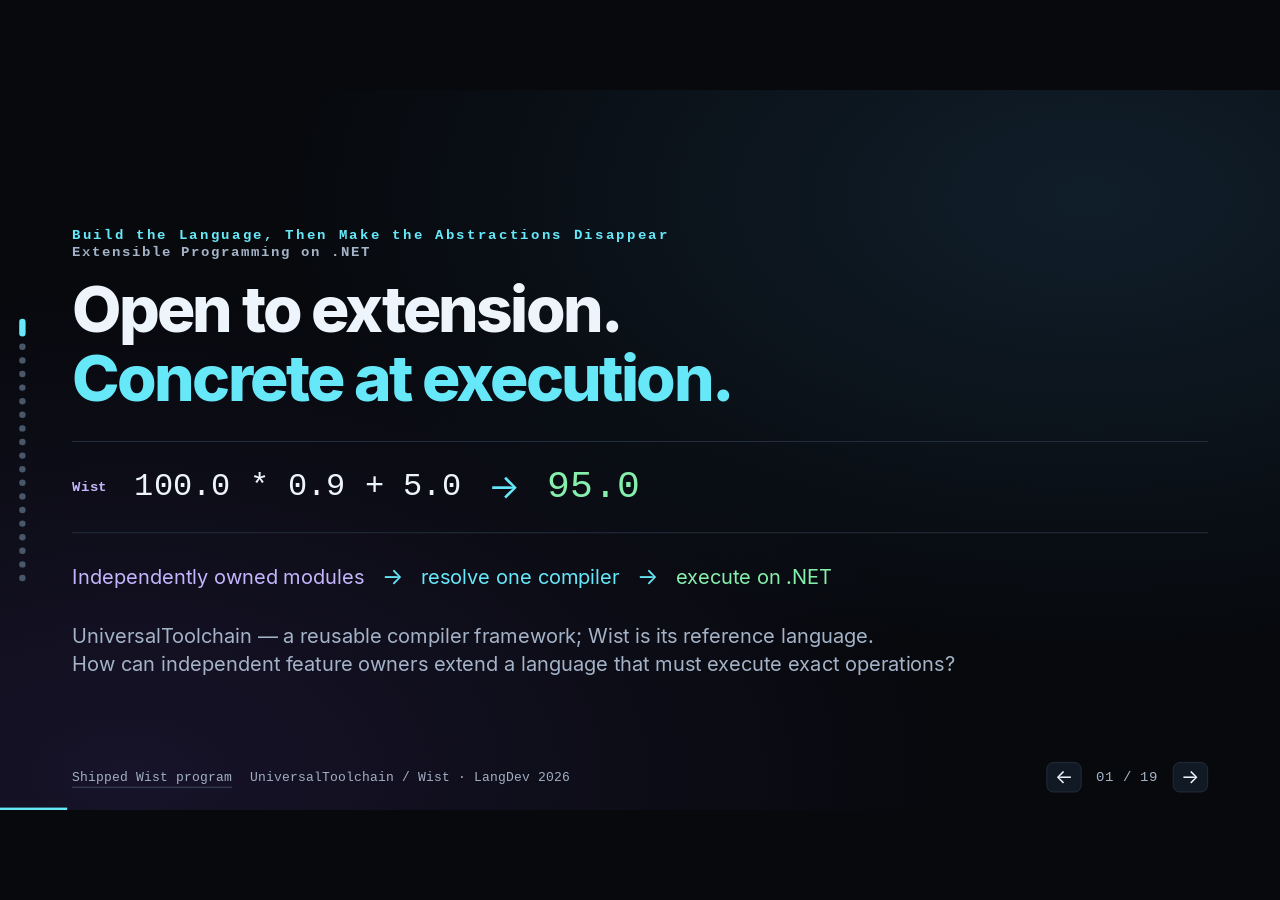
<file: index.html>
<!doctype html>
<html lang="en">
<head>
<!--
Embedded fonts: Inter subsets (DeckSans) and renamed Liberation Mono subsets (DeckMono).
Original font copyrights and licenses follow. Subsets retain the SIL OFL 1.1 license.
Copyright (c) 2016 The Inter Project Authors (https://github.com/rsms/inter)

This Font Software is licensed under the SIL Open Font License, Version 1.1.
This license is copied below, and is also available with a FAQ at:
http://scripts.sil.org/OFL

-----------------------------------------------------------
SIL OPEN FONT LICENSE Version 1.1 - 26 February 2007
-----------------------------------------------------------

PREAMBLE
The goals of the Open Font License (OFL) are to stimulate worldwide
development of collaborative font projects, to support the font creation
efforts of academic and linguistic communities, and to provide a free and
open framework in which fonts may be shared and improved in partnership
with others.

The OFL allows the licensed fonts to be used, studied, modified and
redistributed freely as long as they are not sold by themselves. The
fonts, including any derivative works, can be bundled, embedded,
redistributed and/or sold with any software provided that any reserved
names are not used by derivative works. The fonts and derivatives,
however, cannot be released under any other type of license. The
requirement for fonts to remain under this license does not apply
to any document created using the fonts or their derivatives.

DEFINITIONS
"Font Software" refers to the set of files released by the Copyright
Holder(s) under this license and clearly marked as such. This may
include source files, build scripts and documentation.

"Reserved Font Name" refers to any names specified as such after the
copyright statement(s).

"Original Version" refers to the collection of Font Software components as
distributed by the Copyright Holder(s).

"Modified Version" refers to any derivative made by adding to, deleting,
or substituting -- in part or in whole -- any of the components of the
Original Version, by changing formats or by porting the Font Software to a
new environment.

"Author" refers to any designer, engineer, programmer, technical
writer or other person who contributed to the Font Software.

PERMISSION AND CONDITIONS
Permission is hereby granted, free of charge, to any person obtaining
a copy of the Font Software, to use, study, copy, merge, embed, modify,
redistribute, and sell modified and unmodified copies of the Font
Software, subject to the following conditions:

1) Neither the Font Software nor any of its individual components,
in Original or Modified Versions, may be sold by itself.

2) Original or Modified Versions of the Font Software may be bundled,
redistributed and/or sold with any software, provided that each copy
contains the above copyright notice and this license. These can be
included either as stand-alone text files, human-readable headers or
in the appropriate machine-readable metadata fields within text or
binary files as long as those fields can be easily viewed by the user.

3) No Modified Version of the Font Software may use the Reserved Font
Name(s) unless explicit written permission is granted by the corresponding
Copyright Holder. This restriction only applies to the primary font name as
presented to the users.

4) The name(s) of the Copyright Holder(s) or the Author(s) of the Font
Software shall not be used to promote, endorse or advertise any
Modified Version, except to acknowledge the contribution(s) of the
Copyright Holder(s) and the Author(s) or with their explicit written
permission.

5) The Font Software, modified or unmodified, in part or in whole,
must be distributed entirely under this license, and must not be
distributed under any other license. The requirement for fonts to
remain under this license does not apply to any document created
using the Font Software.

TERMINATION
This license becomes null and void if any of the above conditions are
not met.

DISCLAIMER
THE FONT SOFTWARE IS PROVIDED "AS IS", WITHOUT WARRANTY OF ANY KIND,
EXPRESS OR IMPLIED, INCLUDING BUT NOT LIMITED TO ANY WARRANTIES OF
MERCHANTABILITY, FITNESS FOR A PARTICULAR PURPOSE AND NONINFRINGEMENT
OF COPYRIGHT, PATENT, TRADEMARK, OR OTHER RIGHT. IN NO EVENT SHALL THE
COPYRIGHT HOLDER BE LIABLE FOR ANY CLAIM, DAMAGES OR OTHER LIABILITY,
INCLUDING ANY GENERAL, SPECIAL, INDIRECT, INCIDENTAL, OR CONSEQUENTIAL
DAMAGES, WHETHER IN AN ACTION OF CONTRACT, TORT OR OTHERWISE, ARISING
FROM, OUT OF THE USE OR INABILITY TO USE THE FONT SOFTWARE OR FROM
OTHER DEALINGS IN THE FONT SOFTWARE.

Digitized data copyright (c) 2010 Google Corporation
	with Reserved Font Arimo, Tinos and Cousine.
Copyright (c) 2012 Red Hat, Inc.
	with Reserved Font Name Liberation.

This Font Software is licensed under the SIL Open Font License,
Version 1.1.

This license is copied below, and is also available with a FAQ at:
http://scripts.sil.org/OFL

SIL OPEN FONT LICENSE Version 1.1 - 26 February 2007

PREAMBLE The goals of the Open Font License (OFL) are to stimulate
worldwide development of collaborative font projects, to support the font
creation efforts of academic and linguistic communities, and to provide
a free and open framework in which fonts may be shared and improved in
partnership with others.

The OFL allows the licensed fonts to be used, studied, modified and
redistributed freely as long as they are not sold by themselves.
The fonts, including any derivative works, can be bundled, embedded,
redistributed and/or sold with any software provided that any reserved
names are not used by derivative works.  The fonts and derivatives,
however, cannot be released under any other type of license.  The
requirement for fonts to remain under this license does not apply to
any document created using the fonts or their derivatives.



DEFINITIONS
"Font Software" refers to the set of files released by the Copyright
Holder(s) under this license and clearly marked as such.
This may include source files, build scripts and documentation.

"Reserved Font Name" refers to any names specified as such after the
copyright statement(s).

"Original Version" refers to the collection of Font Software components
as distributed by the Copyright Holder(s).

"Modified Version" refers to any derivative made by adding to, deleting,
or substituting ? in part or in whole ?
any of the components of the Original Version, by changing formats or
by porting the Font Software to a new environment.

"Author" refers to any designer, engineer, programmer, technical writer
or other person who contributed to the Font Software.


PERMISSION & CONDITIONS

Permission is hereby granted, free of charge, to any person obtaining a
copy of the Font Software, to use, study, copy, merge, embed, modify,
redistribute, and sell modified and unmodified copies of the Font
Software, subject to the following conditions:

1) Neither the Font Software nor any of its individual components,in
   Original or Modified Versions, may be sold by itself.

2) Original or Modified Versions of the Font Software may be bundled,
   redistributed and/or sold with any software, provided that each copy
   contains the above copyright notice and this license. These can be
   included either as stand-alone text files, human-readable headers or
   in the appropriate machine-readable metadata fields within text or
   binary files as long as those fields can be easily viewed by the user.

3) No Modified Version of the Font Software may use the Reserved Font
   Name(s) unless explicit written permission is granted by the
   corresponding Copyright Holder. This restriction only applies to the
   primary font name as presented to the users.

4) The name(s) of the Copyright Holder(s) or the Author(s) of the Font
   Software shall not be used to promote, endorse or advertise any
   Modified Version, except to acknowledge the contribution(s) of the
   Copyright Holder(s) and the Author(s) or with their explicit written
   permission.

5) The Font Software, modified or unmodified, in part or in whole, must
   be distributed entirely under this license, and must not be distributed
   under any other license. The requirement for fonts to remain under
   this license does not apply to any document created using the Font
   Software.



TERMINATION
This license becomes null and void if any of the above conditions are not met.



DISCLAIMER
THE FONT SOFTWARE IS PROVIDED "AS IS", WITHOUT WARRANTY OF ANY KIND,
EXPRESS OR IMPLIED, INCLUDING BUT NOT LIMITED TO ANY WARRANTIES OF
MERCHANTABILITY, FITNESS FOR A PARTICULAR PURPOSE AND NONINFRINGEMENT
OF COPYRIGHT, PATENT, TRADEMARK, OR OTHER RIGHT.  IN NO EVENT SHALL THE
COPYRIGHT HOLDER BE LIABLE FOR ANY CLAIM, DAMAGES OR OTHER LIABILITY,
INCLUDING ANY GENERAL, SPECIAL, INDIRECT, INCIDENTAL, OR CONSEQUENTIAL
DAMAGES, WHETHER IN AN ACTION OF CONTRACT, TORT OR OTHERWISE, ARISING
FROM, OUT OF THE USE OR INABILITY TO USE THE FONT SOFTWARE OR FROM OTHER
DEALINGS IN THE FONT SOFTWARE.


-->
<meta charset="utf-8">
<meta name="viewport" content="width=device-width, initial-scale=1">
<meta name="description" content="LangDev 2026: UniversalToolchain and Wist, from modular language composition to concrete .NET execution, and a proposed semantic evidence layer.">
<title>Open to extension. Concrete at execution. — LangDev 2026</title>
<style>
@font-face{font-family:"DeckMono";font-style:normal;font-weight:700;font-display:block;src:url([data-uri]) format("woff2")}
@font-face{font-family:"DeckMono";font-style:normal;font-weight:400;font-display:block;src:url([data-uri]) format("woff2")}
@font-face{font-family:"DeckSans";font-style:normal;font-weight:800;font-display:block;src:url([data-uri]) format("woff2")}
@font-face{font-family:"DeckSans";font-style:normal;font-weight:700;font-display:block;src:url([data-uri]) format("woff2")}
@font-face{font-family:"DeckSans";font-style:normal;font-weight:600;font-display:block;src:url([data-uri]) format("woff2")}
@font-face{font-family:"DeckSans";font-style:normal;font-weight:500;font-display:block;src:url([data-uri]) format("woff2")}
@font-face{font-family:"DeckSans";font-style:normal;font-weight:400;font-display:block;src:url([data-uri]) format("woff2")}
:root{--bg:#07090d;--ink:#eef4fb;--muted:#a4b3c7;--line:#293445;--cyan:#67e8f9;--violet:#c4b5fd;--green:#86efac;--amber:#fde68a;--rose:#fda4af}
*{box-sizing:border-box}html,body{margin:0;width:100%;height:100%;overflow:hidden;background:var(--bg);color:var(--ink)}body{font:26px/1.4 "DeckSans",sans-serif}code,pre,.mono{font-family:"DeckMono","DeckSans",monospace}a{color:inherit;text-decoration:none}a:hover{text-decoration:underline}button{font:inherit;cursor:pointer}button:focus-visible,a:focus-visible{outline:3px solid var(--cyan);outline-offset:5px}
#stage{position:absolute;width:1600px;height:900px;left:50%;top:50%;transform-origin:center;overflow:hidden;background:var(--bg)}#deck{position:absolute;inset:0}.slide{position:absolute;inset:0;display:none;padding:84px 90px 78px;background:radial-gradient(ellipse at 85% 15%,#101e2a 0,transparent 52%),radial-gradient(ellipse at 10% 95%,#171329 0,transparent 50%),var(--bg);overflow:hidden}.slide.active{display:block}.wrap{height:100%;display:flex;flex-direction:column;position:relative}.head{margin-bottom:32px;flex-shrink:0}h1,h2,h3,p,pre{margin:0}h1,h2{font-weight:750;letter-spacing:-.045em;line-height:1.08}h1{font-size:80px}h2{font-size:56px;max-width:1390px}h3{font-size:30px;line-height:1.25;letter-spacing:-.025em}.kicker{font:600 18px/1.2 "DeckMono","DeckSans",monospace;letter-spacing:.13em;color:var(--cyan);margin-bottom:16px}.proposed{color:var(--amber)}.body{flex:1;min-height:0;display:flex;flex-direction:column;justify-content:center;gap:24px}.claim{flex-shrink:0;font-size:30px;line-height:1.3;margin-top:28px;padding-left:20px;border-left:3px solid var(--cyan);max-width:1390px}.sub{font-size:28px;line-height:1.45;color:var(--muted)}.small{font-size:21px;line-height:1.45;color:var(--muted)}.label{font:600 18px/1.3 "DeckMono","DeckSans",monospace;color:var(--muted);margin-bottom:16px}.caption{font-size:20px;line-height:1.4;color:var(--muted)}.cyan-t{color:var(--cyan)}.violet-t{color:var(--violet)}.green-t{color:var(--green)}.amber-t{color:var(--amber)}.rose-t{color:var(--rose)}.muted{color:var(--muted)}
.panel{padding:28px 32px;border:1px solid var(--line);border-radius:20px;background:linear-gradient(140deg,rgba(255,255,255,.045),rgba(255,255,255,.015))}.panel.cyan{border-color:#34535f;background:linear-gradient(140deg,#10232e,#101722)}.panel.violet{border-color:#4a405e;background:linear-gradient(140deg,#221d35,#101722)}.panel.green{border-color:#365849;background:linear-gradient(140deg,#132b26,#101722)}.panel.amber{border-color:#61563b;background:linear-gradient(140deg,#2b2619,#101722)}.two{display:grid;grid-template-columns:1fr 1fr;gap:40px;align-items:center}.compare{display:grid;grid-template-columns:1fr 64px 1fr;gap:20px;align-items:center}.arrow{font-size:42px;color:var(--cyan);text-align:center}.down{font-size:34px;color:var(--cyan);text-align:center;line-height:1}.code{font:26px/1.65 "DeckMono","DeckSans",monospace;white-space:pre-wrap;color:#e2eaf4}.code.large{font-size:34px}.code .kw{color:var(--violet)}.code .fn{color:var(--cyan)}.code .value{color:var(--green)}.code .cm{color:var(--muted)}.strip{display:flex;align-items:center;gap:18px;flex-wrap:wrap}.chip{padding:8px 15px;border:1px solid var(--line);border-radius:9px;font:21px/1.35 "DeckMono","DeckSans",monospace;background:#111926}.chip.violet{color:var(--violet);border-color:#4a405e}.chip.cyan{color:var(--cyan);border-color:#34535f}.chip.green{color:var(--green);border-color:#365849}.chip.amber{color:var(--amber);border-color:#61563b}.node{padding:18px 22px;border:1px solid var(--line);border-radius:14px;background:#111a25;font:24px/1.35 "DeckMono","DeckSans",monospace;text-align:center}.node.violet{border-color:#645178;color:var(--violet)}.node.cyan{border-color:#41727e;color:var(--cyan)}.node.green{border-color:#477158;color:var(--green)}.node.amber{border-color:#756341;color:var(--amber)}
.sources{position:absolute;left:90px;bottom:28px;right:400px;font:16px/1.4 "DeckMono","DeckSans",monospace;color:#a2b0c3;display:flex;gap:22px;align-items:center}.sources a{border-bottom:1px solid #46566a}.notes{display:none}#progress{position:absolute;bottom:0;left:0;height:3px;background:var(--cyan);transition:width .2s;z-index:20}#counter{position:absolute;bottom:22px;right:90px;display:flex;align-items:center;gap:14px;z-index:20}#counter button{border:1px solid var(--line);background:#111925;color:var(--ink);width:44px;height:38px;border-radius:9px;font-size:24px}#count{min-width:86px;text-align:center;font:18px "DeckMono","DeckSans",monospace;color:var(--muted)}#dots{position:absolute;left:24px;top:50%;transform:translateY(-50%);display:flex;flex-direction:column;gap:9px;z-index:20}.dot{width:8px;height:8px;border:0;border-radius:8px;background:#49576a;padding:0}.dot.active{height:22px;background:var(--cyan)}#notesPanel,#helpOverlay{position:absolute;z-index:40;display:none;border:1px solid #487581;border-radius:18px;background:#0c131ff5;padding:24px 30px;box-shadow:0 20px 80px #0008}#notesPanel{top:74px;left:180px;right:180px;max-height:520px;overflow:auto;padding:30px 36px;font-size:30px;line-height:1.38}#notesPanel.visible,#helpOverlay.visible{display:block}#notesPanel .speaker-slide{font:700 20px/1 "DeckMono","DeckSans",monospace;color:var(--muted);letter-spacing:.1em;margin-bottom:20px}#notesPanel .speaker-section{font:700 18px/1.1 "DeckMono","DeckSans",monospace;letter-spacing:.12em;color:var(--cyan);margin:0 0 10px}#notesPanel .speaker-section.next{color:var(--green);margin-top:24px}#notesPanel .speaker-line{font-size:30px;line-height:1.38;margin:0 0 14px;max-width:1120px}#notesPanel .speaker-line.next{font-size:27px;color:#dce9f7;margin-bottom:0}#helpOverlay{right:90px;bottom:80px;font:22px/1.8 "DeckMono","DeckSans",monospace}.notes-title{font:18px "DeckMono","DeckSans",monospace;color:var(--cyan);margin-bottom:16px}
body.reveal .slide.active [data-step]{opacity:0;transition:opacity .25s ease}body.reveal .slide.active [data-step].shown{opacity:1}body.reveal .slide.active [data-step]:not(.shown){pointer-events:none}body.reveal .slide.active [data-step]:not(.shown) a{visibility:hidden}
/* Compositions follow their arguments rather than a repeated card template. */
.hero{justify-content:center;gap:36px}.hero h1{max-width:1200px}.hero-example{display:flex;align-items:center;gap:34px;padding:27px 0;border-top:1px solid var(--line);border-bottom:1px solid var(--line)}.hero-example code{font-size:40px}.hero-example .answer{font:48px "DeckMono","DeckSans",monospace;color:var(--green)}.hero-path{display:flex;align-items:center;gap:22px;font-size:25px}.hero-path .arrow{font-size:28px}.identity{font-size:25px;color:var(--muted)}
.feature-lanes{display:grid;grid-template-columns:260px repeat(4,1fr);align-items:center}.feature-lanes>div{padding:24px 12px;border-bottom:1px solid var(--line)}.feature-lanes .lanehead{font-size:23px;text-align:center}.feature-lanes .cell{position:relative;text-align:center;font-size:32px;color:var(--violet)}.feature-lanes .cell:before{content:"";height:3px;background:#78649a;position:absolute;left:0;right:0;top:50%}.feature-lanes .cell span{position:relative;display:inline-block;background:#151721;padding:0 12px}.feature-lanes .operation{font:22px/1.4 "DeckMono","DeckSans",monospace;text-align:center;color:var(--muted)}.module-owned{display:grid;grid-template-columns:350px 1fr;align-items:center;gap:20px}.module-owned>.mono{font-size:24px}.module-owned .bracket{border-left:3px solid var(--violet);padding:10px 22px;font-size:25px}.module-extension{margin-top:25px;border-left:3px solid var(--violet);padding:15px 24px;background:#201b30}.module-extension code{font-size:25px}.selected-modules{display:grid;grid-template-columns:1fr 1fr;gap:12px}.selected-modules .chip{font-size:22px}.selected-modules .wide{grid-column:1/-1}.language-tests{display:grid;gap:20px}.language-test{border-left:3px solid var(--green);padding:18px 24px;background:#10221f}.language-test.excluded{border-color:var(--amber);background:#242216}.language-test code{font-size:29px}.language-test p{font-size:23px;margin-top:9px}.config-note{margin-top:22px;font-size:22px;color:var(--muted)}
.plan-compare{display:grid;grid-template-columns:1fr 110px 1.07fr;gap:28px;align-items:center}.choices{font:26px/1.65 "DeckMono","DeckSans",monospace}.choice{border-bottom:1px solid var(--line);padding:14px 0}.choice:last-child{border:0}.plan-fields{display:grid;grid-template-columns:260px 1fr;gap:18px 12px;font-size:23px}.plan-fields code{color:var(--cyan);font-size:23px}.resolve-gate{border-top:3px solid var(--cyan);border-bottom:3px solid var(--cyan);padding:24px 0;font:22px/1.4 "DeckMono","DeckSans",monospace;text-align:center}.plan-api{font-size:26px;text-align:center}.resolved-foot{display:flex;align-items:center;justify-content:space-between;border-top:1px solid var(--line);padding-top:22px}.resolved-foot strong{font-size:29px}
.program-strip{display:flex;justify-content:space-between;align-items:center;padding:16px 24px;border-left:3px solid var(--violet);background:#181727}.program-strip code{font-size:30px}.program-strip span{font-size:21px;color:var(--muted)}.compiler-grid{display:grid;grid-template-columns:1.04fr 48px 1.06fr 48px 1.16fr;gap:12px;align-items:stretch}.compiler-grid .panel{padding:23px 25px}.compiler-grid .arrow{align-self:center;font-size:34px}.compiler-grid .code{font-size:25px;line-height:1.65}.compiler-grid .label{color:var(--cyan)}.binding-strip{display:flex;align-items:center;gap:20px;font-size:22px;margin-top:20px}.binding-strip code{font-size:23px;color:var(--cyan)}.backend-fork{display:grid;grid-template-columns:200px 58px 1fr 58px 165px;gap:16px;align-items:center}.backend-routes{display:grid;gap:14px}.fork-lines{width:58px;height:138px}.fork-lines path{fill:none;stroke:#67e8f9;stroke-width:2}.backend-fork .node{font-size:24px}.result{font:60px "DeckMono","DeckSans",monospace;color:var(--green);text-align:center}.erase-sequence{display:grid;grid-template-columns:1.05fr 110px 1.05fr;gap:28px;align-items:center}.erase-count{font:54px "DeckMono","DeckSans",monospace;color:var(--muted);margin-bottom:12px}.gate-reasons{text-align:center;font:21px/1.5 "DeckMono","DeckSans",monospace;color:var(--cyan)}.cil-output{display:flex;align-items:center;justify-content:center;gap:24px;padding-top:28px;border-top:1px solid var(--line)}.cil-output code{font-size:28px}.cil-output .arrow{font-size:32px}
.parity{display:flex;justify-content:center;align-items:center;gap:25px;margin-top:32px}.parity code{font-size:29px}.parity .equal{font-size:46px;color:var(--green)}.parity-test{font-size:23px;text-align:center;color:var(--muted);margin-top:15px}
.question-line{font-size:30px;line-height:1.4}.query-compare{display:grid;grid-template-columns:1.04fr 60px 1fr;gap:20px;align-items:center}.query-compare .code{font-size:25px}.loop-banner{display:grid;grid-template-columns:.98fr 1.02fr;align-items:center;gap:30px}.loop-banner .code{font-size:27px}.assumption{font-size:21px;color:var(--muted);border-left:2px solid var(--amber);padding-left:20px}.dag{width:100%;height:auto;display:block}.dag text{font-family:"DeckMono","DeckSans",monospace;font-size:24px;fill:var(--ink)}.dag .minor{font:20px "DeckSans",sans-serif;fill:var(--muted)}.dag rect{fill:#101e28;stroke:#49747e;stroke-width:1.5;rx:14}.dag .evidence rect{fill:#211e32;stroke:#76608e}.dag .evidence text{fill:var(--violet)}.dag .derived text{fill:var(--cyan)}.dag .conclusion rect{fill:#152d25;stroke:#548369}.dag .conclusion text{fill:var(--green)}.dag path{fill:none;stroke:#688798;stroke-width:2}.dag .leaf-edge{stroke:#9380b3}.dag-legend{display:flex;gap:32px;align-items:center;font-size:21px}.dag-legend span:before{content:"";display:inline-block;width:11px;height:11px;border-radius:50%;background:currentColor;margin-right:10px}.dag-legend .caption{margin-left:auto}
.knowledge-change{display:grid;grid-template-columns:1fr 110px 1fr;gap:24px;align-items:center}.premise-table{width:100%;border-collapse:collapse;font:25px/1.4 "DeckMono","DeckSans",monospace}.premise-table td{padding:18px 0;border-bottom:1px solid var(--line)}.premise-table td:last-child{text-align:right;font-size:30px}.proof-status{margin-top:24px;display:flex;align-items:center;justify-content:space-between;font:28px "DeckMono","DeckSans",monospace}.provenance{display:grid;grid-template-columns:1fr .95fr;gap:50px;align-items:center}.trace{display:grid;gap:15px}.trace .node{text-align:left;font-size:23px}.trace .node small{display:block;font:21px "DeckSans",sans-serif;color:var(--muted);margin-top:7px}.trace .indent{margin-left:40px;border-left:2px solid var(--violet);padding-left:26px}.revision{display:grid;gap:16px}.revision .event{font-size:27px;border-left:3px solid var(--amber);padding:15px 23px;background:#252217}.outcomes{display:flex;gap:22px;justify-content:space-between;padding-top:23px;border-top:1px solid var(--line);font-size:22px}.prior-table{width:100%;border-collapse:collapse;font-size:23px}.prior-table th{text-align:left;font-size:19px;font-weight:500;color:var(--muted);padding:15px 20px;border-bottom:1px solid #64738a}.prior-table td{padding:20px;border-bottom:1px solid var(--line);vertical-align:top}.prior-table td:first-child{width:270px;color:var(--violet);font-weight:600}.prior-table td:nth-child(2){width:510px}.prior-table tr:last-child td{color:var(--cyan);background:#10232b}.experiment{font-size:26px;line-height:1.4;padding-left:22px;border-left:3px solid var(--amber)}
.qa-title{font-size:75px;line-height:1.14;letter-spacing:-.04em}.qa-path{display:flex;gap:24px;align-items:center;font-size:30px;margin-top:30px}.qa-links{display:grid;grid-template-columns:1fr 1fr;gap:50px;margin-top:45px}.qa-links a{font-size:27px;color:var(--cyan)}.qa-links p{font-size:22px;color:var(--muted);margin-top:10px}.qa{justify-content:center}

/* Narrative repairs: comparison boundaries and explicit rule nodes. */
.parity.compact{justify-content:flex-start;gap:18px}.parity.compact code{font-size:25px}
.extension-rule{display:grid;grid-template-columns:1fr 1.1fr;gap:32px;align-items:center}.extension-rule .code{font-size:27px;line-height:1.5}
.evidence-fields{grid-template-columns:180px 1fr;gap:20px}.evidence-fields code{color:var(--violet)}
.boundary-row{display:grid;grid-template-columns:1fr 70px 1fr;gap:24px;align-items:center}.boundary-row code{font-size:27px;line-height:1.5}.boundary-row .code{font-size:27px;line-height:1.5}
.dag .rule rect{fill:#2b2619;stroke:#a18b48;rx:8}.dag .rule text{fill:var(--amber)}
.route-example{display:grid;gap:8px}.route-example .label{margin:0}.route-example code{font-size:23px}
#slide-11 .body{gap:14px}#slide-11 .dag{max-height:460px}#slide-12 .knowledge-change .code{font-size:25px}


/* Global range evidence spans dominated control-flow blocks. */
.range-fact{display:grid;grid-template-columns:1fr 70px 1fr;gap:24px;align-items:center}.range-fact .label{display:block;margin:0 0 12px}.range-fact code{font-size:32px}.range-uses{display:grid;gap:12px}
#slide-15 .body{gap:16px}#slide-15 .program-strip span{font-size:20px}#slide-15 .code{font-size:25px;line-height:1.7}

@media(prefers-reduced-motion:reduce){*,*:before,*:after{transition:none!important}}
@media print{@page{size:1600px 900px;margin:0}html,body{overflow:visible;height:auto}#stage{position:static;transform:none!important;height:auto;width:1600px}#deck{position:static}.slide,.slide.active{position:relative;display:block;width:1600px;height:900px;break-after:page;print-color-adjust:exact}.slide [data-step]{opacity:1!important}#dots,#counter,#progress,#helpOverlay,#notesPanel{display:none}}

/* Slide 19 · contacts */
.contact-grid{display:grid;grid-template-columns:repeat(4,minmax(0,1fr));gap:18px;margin-top:18px}
.contact-card{display:flex;flex-direction:column;justify-content:space-between;min-height:315px;border:1px solid rgba(255,255,255,.13);background:linear-gradient(145deg,rgba(255,255,255,.060),rgba(255,255,255,.020));border-radius:22px;box-shadow:0 24px 90px rgba(0,0,0,.38);padding:17px;text-decoration:none;color:var(--ink)}
.contact-card:hover{border-color:rgba(103,232,249,.38);transform:translateY(-2px)}
.contact-card .contact-tag{font:900 16px/1 monospace;letter-spacing:.14em;text-transform:uppercase;color:var(--cyan);margin-bottom:10px}
.contact-card .contact-title{font:850 20px/1.15 monospace;color:#fff}
.contact-card .contact-url{font:16px/1.35 monospace;color:#93a4ba;word-break:break-all;margin-top:10px}
.contact-card .qr{width:250px;max-width:100%;aspect-ratio:1/1;align-self:center;border-radius:16px;background:#fff;padding:10px;margin-top:16px;object-fit:contain}
.contact-footer{margin-top:22px;display:flex;gap:14px;flex-wrap:wrap;align-items:center}
.contact-pill{border:1px solid rgba(255,255,255,.12);border-radius:999px;padding:10px 14px;font:800 16px/1 monospace;color:#d8e5f2;background:rgba(255,255,255,.04)}
.contact-pill.green{color:#dcfce7;border-color:rgba(134,239,172,.32);background:rgba(134,239,172,.07)}


/* contact slide overflow fix */
.contact-card{min-width:0;overflow:hidden}
.contact-title,.contact-url{min-width:0;max-width:100%;overflow-wrap:anywhere;word-break:break-word}
.contact-card[href^="mailto:"] .contact-title{font-size:18px;line-height:1.18;letter-spacing:-.02em}
.contact-card[href^="mailto:"] .contact-url{font-size:16px;line-height:1.35}

</style>
</head>
<body>
<div id="stage">
<main id="deck" aria-label="LangDev 2026 presentation">

<section class="slide" id="slide-1" data-slide="1" data-seconds="60" data-status="implemented">
<div class="wrap body hero"><div><div class="kicker">Build the Language, Then Make the Abstractions Disappear<br><span style="color:var(--muted);letter-spacing:.08em">Extensible Programming on .NET</span></div><h1>Open to extension.<br><span class="cyan-t">Concrete at execution.</span></h1></div>
<div class="hero-example"><span class="label violet-t" style="margin:0">Wist</span><code>100.0 * 0.9 + 5.0</code><span class="arrow">→</span><span class="answer">95.0</span></div>
<div class="hero-path" data-step="1"><span class="violet-t">Independently owned modules</span><span class="arrow">→</span><span class="cyan-t">resolve one compiler</span><span class="arrow">→</span><span class="green-t">execute on .NET</span></div>
<p class="identity">UniversalToolchain — a reusable compiler framework; Wist is its reference language.<br>How can independent feature owners extend a language that must execute exact operations?</p>
<aside class="notes"><div class="notes-title">01 · 1:00</div><p><b>ANCHOR:</b> The title describes two moments in a real compiler.</p><p><b>FLOW:</b><br>1. Start with the real shipped Wist pricing formula and its result.<br>2. UniversalToolchain is the reusable framework; Wist is one language built with it.<br>3. Independent feature owners need room to extend the language; execution needs exact operations.<br>4. Follow that transition, then ask where semantic cooperation still needs work.</p><p><b>TRANSITION:</b> Why can't a feature live behind just one plugin hook?</p></aside>
</div><div class="sources"><a data-source="UniversalToolchain/Dialects/examples/wist/pricing-restricted/program.wist">Shipped Wist program</a><span>UniversalToolchain / Wist · LangDev 2026</span></div></section>

<section class="slide" id="slide-2" data-slide="2" data-seconds="80" data-status="implemented">
<div class="wrap"><div class="head"><div class="kicker">100.0 * 0.9 + 5.0</div><h2>A feature cuts across the whole compiler</h2></div><div class="body">
<div class="feature-lanes"><div></div><div class="lanehead">Lexer</div><div class="lanehead">Parser / AST</div><div class="lanehead">Bytecode lowering</div><div class="lanehead">Numeric execution</div><div class="mono violet-t">NativeTypes</div><div class="cell"><span>●</span></div><div class="cell"><span>●</span></div><div class="cell"><span>●</span></div><div class="cell"><span>●</span></div><div class="small">One module owns<br>several contributions</div><div class="operation">100.0<br>+ &nbsp; *</div><div class="operation">NativeNumber<br>NativeMultiplication</div><div class="operation">literal visitor<br>arithmetic visitor</div><div class="operation">NativeArithmetic<br>.Multiply&lt;T&gt;</div></div>
<div class="module-owned" data-step="1"><div class="mono violet-t">NativeTypesModuleImpl</div><div class="bracket"><span class="cyan-t">InitLexer</span> → patterns &nbsp; · &nbsp; <span class="cyan-t">InitParser</span> → node creators<br><span class="cyan-t">InitAstTranslator</span> → module-owned visitors</div></div>
<p class="sub" data-step="2">Adding numbers means adding syntax, precedence, lowering and operations.<br>Those contributions need extension points at the stages they affect.</p></div><div class="claim">A feature is a vertical slice through the compiler, not one class.</div>
<aside class="notes"><div class="notes-title">02 · 1:20</div><p><b>ANCHOR:</b> NativeTypes is a concrete crosscutting feature.</p><p><b>FLOW:</b><br>1. The formula needs numeric tokens and operators.<br>2. The module adds AST creators with precedence.<br>3. It registers visitors that lower literals and arithmetic.<br>4. NativeArithmetic supplies numeric behavior. The feature spans these stages.</p><p><b>TRANSITION:</b> Explicit owners let us select contributions without editing a central compiler.</p></aside>
</div><div class="sources"><a data-source="UniversalToolchain/NativeMathModule/NativeTypesModuleImpl.cs">NativeTypesModuleImpl.cs</a><a data-source="UniversalToolchain/NativeMathModule/NativeArithmeticAstVisitor.cs">Native arithmetic lowering</a></div></section>

<section class="slide" id="slide-3" data-slide="3" data-seconds="80" data-status="implemented">
<div class="wrap"><div class="head"><h2>Make the extension points module-owned</h2></div><div class="body">
<div class="compare"><div><div class="label">A central compiler accumulates feature-specific edits</div><pre class="panel code"><span class="cm">// conceptual monolith</span>
Compiler {
  ParseNumbers();
  ParseVariables();
  LowerNumbers();
  LowerVariables();
}</pre></div><div class="arrow" data-step="1">→</div><div data-step="1"><div class="label violet-t">Wist requests contributions through its dialect DSL</div><pre class="panel violet code"><span class="kw">dialect</span> PricingRestricted
<span class="kw">use</span> Identifier,NativeTypes,
    Scopes,Variables,Whitespaces
<span class="kw">backend</span> cil,interpreter
<span class="kw">security</span> restricted</pre><div class="module-extension"><code><span class="violet-t">use</span> Loops,CSharpInterop</code><p class="small">Another definition can select more features.</p></div></div></div>
<div class="strip" data-step="2"><span class="chip violet">module owns contributions</span><span class="arrow">→</span><span class="chip cyan">planner resolves contracts</span><span class="arrow">→</span><span class="chip green">runtime uses selected stages</span></div></div><div class="claim">Same compiler infrastructure. Different selected language.</div>
<aside class="notes"><div class="notes-title">03 · 1:20</div><p><b>ANCHOR:</b> Ownership moves into modules; composition stays explicit.</p><p><b>FLOW:</b><br>1. Left: conceptual compiler that changes for every feature.<br>2. Right: real Wist dialect syntax, excerpted.<br>3. Module owners contribute at stage contracts; a definition requests them.<br>4. Selecting loops or interop changes the available language while planning remains reusable.</p><p><b>TRANSITION:</b> The restricted pricing dialect makes the difference visible.</p></aside>
</div><div class="sources"><a data-source="UniversalToolchain/Dialects/examples/wist/pricing-restricted/dialect.wistdialect">Dialect excerpt</a><a data-source="docs/reference/module-contracts.md">Module contracts</a></div></section>

<section class="slide" id="slide-4" data-slide="4" data-seconds="90" data-status="tested">
<div class="wrap"><div class="head"><h2>The selected modules <span class="violet-t">are the language</span></h2></div><div class="body two">
<div><h3 style="margin-bottom:24px">PricingRestricted</h3><div class="selected-modules"><span class="chip violet">Identifier</span><span class="chip violet">NativeTypes</span><span class="chip violet">Scopes</span><span class="chip violet">Variables</span><span class="chip violet wide">Whitespaces</span></div><div class="down" style="margin:20px 0">↓</div><div class="node cyan">native literals + numeric operators<br>names + local variables + scopes</div><p class="config-note">NativeTypes supplies <code>+ − * /</code>.<br>The separate <code>Arithmetic</code> module is excluded.</p></div>
<div class="language-tests"><div class="language-test"><code>100.0 * 0.9 + 5.0</code><p class="green-t">✓ Valid in this language → 95.0</p></div><div class="language-test excluded" data-step="1"><div class="mono amber-t">Loops · Conditions · CSharpInterop</div><p>Excluded from the definition.<br>Their constructs are outside this language.</p></div><div class="strip" data-step="2"><span class="chip cyan">cil</span><span class="chip cyan">interpreter</span><span class="small">two execution routes</span></div></div>
</div><div class="claim">The profile chooses a surface; the planner must make it globally consistent.</div>
<aside class="notes"><div class="notes-title">04 · 1:30</div><p><b>ANCHOR:</b> A restricted language is a concrete composition.</p><p><b>FLOW:</b><br>1. Read the five actual selected module identities.<br>2. NativeTypes owns the arithmetic; Arithmetic is a different stack.<br>3. Loops, conditionals and C# interop are excluded.<br>4. These are composition constraints, not a hardened sandbox. Both routes evaluate the formula.</p><p><b>TRANSITION:</b> Local declarations do not resolve dependencies, conflicts, ordering and routes.</p></aside>
</div><div class="sources"><a data-source="UniversalToolchain/Dialects/examples/wist/pricing-restricted/dialect.wistdialect">Exact preset</a><a data-source="UniversalToolchain/UniversalToolchain.Dialects.Tests/WistDialectProfileContractTests.cs">Profile contract tests</a></div></section>

<section class="slide" id="slide-5" data-slide="5" data-seconds="110" data-status="implemented">
<div class="wrap"><div class="head"><h2>Composition closes into one <span class="cyan-t">LanguagePlan</span></h2></div><div class="body">
<div class="plan-compare"><div><div class="label violet-t">Definition + explicitly registered packages</div><div class="choices"><div class="choice">dependencies → closure?</div><div class="choice">providers → A | B?</div><div class="choice">ordering → partial constraints</div><div class="choice">source → ? → backend</div><div class="choice">runtime → candidate set</div></div></div><div class="resolve-gate" data-step="1">resolve<br>↓<br>verify</div><div class="panel cyan" data-step="1"><div class="label cyan-t">Immutable snapshots in the actual public type</div><div class="plan-fields"><code>Features</code><span>resolved selection</span><code>Contributions</code><span>resolved ordering</span><code>Routes</code><span>typed backend paths</span><code>RuntimeProvider</code><span>exact selected provider</span><code>PlanHash</code><span>composition identity</span></div></div></div>
<pre class="plan-api mono" data-step="2">plan = compiler.<span class="cyan-t">Compile</span>(definition).<span class="green-t">GetRequiredPlan</span>();</pre>
<div class="resolved-foot route-example" data-step="3"><span class="label cyan-t">Actual interpreter route · same registered inputs → canonical composition identity</span><code>Frontend → SemanticBinding → LoweringToBytecode → LoweringToAir → InterpreterBackend</code></div>
</div><div class="claim">Resolve the language once. Compile each program through that plan.</div>
<aside class="notes"><div class="notes-title">05 · 1:50</div><p><b>ANCHOR:</b> LanguagePlan is resolved composition, not just a container.</p><p><b>FLOW:</b><br>1. The definition requests features from explicitly registered packages.<br>2. Resolve dependencies, providers, exclusions, ordering and typed routes.<br>3. Compile and GetRequiredPlan are actual APIs; failures produce diagnostics.<br>4. Plan fields are snapshots. The visible route is asserted in WistCanonicalArtifactGraphTests; registry insertion order does not change PlanHash. The hash includes composition provenance, not program semantic equivalence.<br>5. Runtime materializes the answer. Per-program parsing, binding and compilation remain.</p><p><b>TRANSITION:</b> The first abstraction disappears as a repeated choice. Follow the actual program next.</p></aside>
</div><div class="sources"><a data-source="UniversalToolchain/UniversalToolchain.LanguageSdk/LanguageCompiler.cs">LanguageCompiler.cs</a><a data-source="UniversalToolchain/UniversalToolchain.LanguageSdk/LanguagePlan.cs">LanguagePlan.cs</a><a data-source="UniversalToolchain/UniversalToolchain.LanguageSdk.Tests/WistCanonicalArtifactGraphTests.cs">Route + canonical hash tests</a></div></section>

<section class="slide" id="slide-6" data-slide="6" data-seconds="100" data-status="implemented">
<div class="wrap"><div class="head"><h2>One Wist program becomes executable operations</h2></div><div class="body">
<div class="program-strip"><code>100.0 * 0.9 + 5.0</code><span>unoptimized explanatory sketches below</span></div>
<div class="compiler-grid"><div class="panel"><div class="label">AST → semantic binding</div><pre class="code"><span class="fn">Add</span>(
  <span class="fn">Multiply</span>(
    <span class="value">100.0</span>, <span class="value">0.9</span>),
  <span class="value">5.0</span>)</pre><div class="binding-strip"><span>bind →</span><code>double operations</code></div></div><div class="arrow" data-step="1">→</div><div class="panel violet" data-step="1"><div class="label">Bytecode: module methods</div><pre class="code">PushNative(100.0)
PushNative(0.9)
NativeArithmetic_Multiply
PushNative(5.0)
NativeArithmetic_Add</pre></div><div class="arrow" data-step="2">→</div><div class="panel cyan" data-step="2"><div class="label">AIR: Abstract IR</div><pre class="code"><span class="fn">Push</span> 100.0
<span class="fn">Push</span> 0.9
<span class="fn">Call</span> Multiply&lt;double&gt;
<span class="fn">Push</span> 5.0
<span class="fn">Call</span> Add&lt;double&gt;</pre></div></div>
<div class="backend-fork" data-step="3"><div class="node cyan">AIR after<br>optimizers</div><svg class="fork-lines" viewBox="0 0 58 138" aria-hidden="true"><path d="M0 69 H20 V30 H55 M20 69 V108 H55"/></svg><div class="backend-routes"><div class="node cyan">AIR interpreter</div><div class="node green">CIL → DynamicMethod → .NET JIT</div></div><svg class="fork-lines" viewBox="0 0 58 138" aria-hidden="true"><path d="M0 30 H35 V69 H58 M0 108 H35 V69"/></svg><div class="result">95.0</div></div><p class="caption">Wist chooses these IRs. The generic framework accepts other typed artifact routes.</p>
</div><aside class="notes"><div class="notes-title">06 · 1:40</div><p><b>ANCHOR:</b> Bytecode and AIR are Wist boundaries, not framework assumptions.</p><p><b>FLOW:</b><br>1. AST retains multiplication before addition. Semantic binding resolves operations and types.<br>2. Bytecode carries module-owned method representations, not fictional mul/add VM opcodes.<br>3. Conversion expands them into AIR pushes and managed calls.<br>4. Optimizers can fold these literals: the fragments are unoptimized explanatory sketches.<br>5. AIR interpreter executes one route; CIL emits a DynamicMethod for the .NET JIT.</p><p><b>TRANSITION:</b> A smaller exact rewrite shows representation machinery disappearing.</p></aside>
</div><div class="sources"><a data-source="UniversalToolchain/NativeMathModule/NativeNumberAstVisitor.cs">Literal lowering</a><a data-source="UniversalToolchain/AbstractIrConverters/BytecodeToAbstractIrConverterImpl.cs">Bytecode → AIR</a><a data-source="UniversalToolchain/BytecodeDynamicMethodsCompiler/Compilers/AbstractMethodsCompilerImpl.cs">DynamicMethod emitter</a></div></section>

<section class="slide" id="slide-7" data-slide="7" data-seconds="90" data-status="tested">
<div class="wrap"><div class="head"><h2>Known slot + known type can erase a load sequence</h2></div><div class="body">
<div class="label violet-t">Host input <code>fee: double</code> → declared binding slot</div>
<div class="erase-sequence"><div><div class="erase-count">3 <span class="small">AIR instructions</span></div><pre class="panel code"><span class="fn">Call</span> LoadEnvironment()
<span class="fn">Push</span> slot
<span class="fn">Call</span> LoadExternal&lt;double&gt;()</pre></div><div data-step="1"><div class="arrow">→</div><div class="gate-reasons">exact<br>pattern<br>+<br>supported<br>intrinsic</div></div><div data-step="1"><div class="erase-count green-t">1 <span class="small">typed AIR intrinsic</span></div><pre class="panel green code"><span class="fn">LoadExternal</span>&lt;double&gt;(slot)</pre><p class="small" style="margin-top:18px">Without support for this type,<br>the original sequence stays.</p></div></div>
<div class="cil-output" data-step="2"><span class="label" style="margin:0">CIL lowering</span><code>LoadExternal&lt;double&gt;(slot)</code><span class="arrow">→</span><code class="green-t">ldarg (slot + offset)</code></div><p class="sub" data-step="3">The environment-call representation disappears.<br>The external-value semantics survive.</p></div><div class="claim">This is a tested local rewrite, conditional on a supported backend operation.</div>
<aside class="notes"><div class="notes-title">07 · 1:30</div><p><b>ANCHOR:</b> Disappearance is an exact, capability-gated rewrite.</p><p><b>FLOW:</b><br>1. External load first appears as environment call, slot push and typed load call.<br>2. NativeCilOptimizer checks the exact pattern and type-specific support.<br>3. Tests verify the single intrinsic and preservation when capability is missing.<br>4. CIL loads the argument slot with its external offset.<br>5. This is a representation result, not a measured speedup or universal zero-cost claim.</p><p><b>TRANSITION:</b> Representation can differ; meaning must not.</p></aside>
</div><div class="sources"><a data-source="UniversalToolchain/NativeMathModule/NativeCILOptimizerModule.cs">Exact rewrite</a><a data-source="UniversalToolchain/UniversalToolchain.Modules.Tests/ModuleCoverage/TypedIntrinsicEmitterOptimizerTests.cs">3 → 1 test</a><a data-source="UniversalToolchain/BytecodeDynamicMethodsCompiler/Compilers/AbstractMethodsIntrinsicCompiler.cs">CIL ldarg lowering</a></div></section>

<section class="slide" id="slide-8" data-slide="8" data-seconds="60" data-status="tested">
<div class="wrap"><div class="head"><h2>One source must not acquire two meanings</h2></div><div class="body"><div class="two"><div><div class="label">Host bindings: price = 10.0 · fee = 1.0</div><pre class="panel violet code large"><span class="kw">let</span> <span class="amber-t">price</span> = fee
<span class="amber-t">price</span> + fee</pre></div><div data-step="1"><div class="label cyan-t">The binder owns the answer</div><p class="sub">The second <code class="amber-t">price</code> reads the local binding.<br/>External <code>fee</code> supplies <span class="green-t">1.0</span>.</p><div class="parity compact"><code class="cyan-t">Interpreter: 2.0</code><span class="equal">=</span><code class="green-t">CIL: 2.0</code></div></div></div><p class="caption" data-step="2">Probe rerun at the pinned revision: 2 / 2; parity regressions protect the contract.<br/>Binding agreement alone does not establish a need for a general proof layer.</p></div><div class="claim">Preserve resolved binding through every representation and backend.</div><aside class="notes"><div class="notes-title">08 · 1:00</div><p><b>ANCHOR:</b> A rewrite must preserve the binder’s answer.</p><p><b>FLOW:</b><br/>1. Host fee is 1; local price shadows host price. The second line reads that local binding.<br/>2. Both backends return 2 in the successful probe rerun at the pinned source revision. Regression tests also cover nested scopes and repeated parity.<br/>3. This is a semantic ownership contract: binding is resolved once. It does not establish a need for general inference.</p><p><b>TRANSITION:</b> Now a separate problem: an optimizer needs information from independently authored producers.</p></aside></div><div class="sources"><a data-source="UniversalToolchain/Tests/Backends/InterpreterBindingsParityTests.cs">Binding parity tests</a><span>Probe rerun documented in QA_REPORT.md</span></div></section>

<section class="slide" id="slide-9" data-slide="9" data-seconds="65" data-status="transition">
<div class="wrap"><div class="head"><div class="kicker proposed">research outlook · proposed general inference</div><h2>Who owns the answer an optimizer needs?</h2></div><div class="body"><div class="compare"><div><div class="label">Direct dependency · conceptual example</div><div class="node green">Vectorizer</div><div class="down" style="margin:20px 0">↓ calls</div><div class="node violet">BuiltinDependencyAnalysis.Check(L)</div><p class="small" style="margin-top:22px">Consumer names a specific producer.</p></div><div class="arrow" data-step="1">→</div><div data-step="1"><div class="label proposed">A second independent producer arrives</div><div class="panel violet"><h3>Independent DependencyAnalysis</h3><p class="sub" style="margin-top:18px">It provides read/write and write-location facts.<br/>How do those reach the consumer?</p></div><p class="question-line" style="margin-top:22px">Must the vectorizer change<br/>to use that knowledge?</p></div></div><p class="sub" data-step="2">Use typed interfaces for established roles.<br/>Investigate shared relations when answers require cross-module derivation.</p></div><div class="claim">The question is how independently owned evidence can reach an existing consumer.</div><aside class="notes"><div class="notes-title">09 · 1:05</div><p><b>ANCHOR:</b> A consumer can become coupled to a particular producer.</p><p><b>FLOW:</b><br/>1. The vectorizer needs an independence answer, but calling BuiltinDependencyAnalysis.Check names one implementation.<br/>2. A new producer must fit that API or force an adapter or consumer edit. This is an integration concern, not a failure of typed APIs.<br/>3. A stable IIndependenceAnalysis interface may be sufficient. The research question begins when answers need evidence combined across independently owned semantic vocabularies.</p><p><b>TRANSITION:</b> Can the consumer name a property, while producers and bridges establish it?</p></aside></div><div class="sources"><a data-source="docs/research/semantic-fact-proof-layer-2026-09-20.md">Research problem and typed-interface baseline</a></div></section>

<section class="slide" id="slide-10" data-slide="10" data-seconds="55" data-status="proposed">
<div class="wrap"><div class="head"><div class="kicker proposed">proposed · bounded illustrative SIMD example</div><h2>Ask a semantic question without naming its producer</h2></div><div class="body"><div class="loop-banner"><pre class="code">L: for i in 0..n:
       out[i] = a[i] * scale</pre><p class="assumption">uint32, modulo 2³² multiply; invariant scale.<br/>Ordinary arrays; checked bounds + scalar tail;<br/>no concurrent mutation. Aliasing is still open.</p></div><div class="query-compare"><div><div class="label violet-t">Proposed exchange boundary</div><div class="node violet">Dependency / lowering / target owners</div><div class="down" style="margin:14px 0">↓ evidence + bridge rules</div><div class="node cyan">Shared semantic relations</div><div class="down" style="margin:14px 0">↓ answer</div><div class="node green">Existing vectorizer</div></div><div class="arrow" data-step="1">→</div><div data-step="1"><div class="label cyan-t">Consumer code · proposed API sketch</div><pre class="panel cyan code">answer = semantics.<span class="fn">Prove</span>(
  <span class="fn">LegallyVectorizable</span>(L,T),
  context)
<span class="kw">if</span> answer.isProven:
  considerVectorization(L)</pre><p class="small" style="margin-top:18px">Unknown → scalar. Proven → assess cost.</p></div></div></div><div class="claim">Legality, target capability, available evidence and profitability are separate questions.</div><aside class="notes"><div class="notes-title">10 · 0:55</div><p><b>ANCHOR:</b> The consumer names a required property, not a producer.</p><p><b>FLOW:</b><br/>1. This is conceptual pseudocode, not Wist SIMD syntax or a production API.<br/>2. L multiplies uint32 lanes modulo 2^32. Scale is invariant; arrays are ordinary and nonvolatile, valid bounds and scalar tails are checked, with no concurrent mutation. Alias safety still needs analysis.<br/>3. EquivalentLaneLowering checks arithmetic, memory/effect and exception behavior of this exact rewrite. SupportsSIMD names the operation, lane type and target. Legality, capability, evidence availability and profitability are separate.<br/>4. The producer may publish directly or supply a bridge; no valid proof keeps scalar code.</p><p><b>TRANSITION:</b> The answer is a derivation with independently owned premises.</p></aside></div><div class="sources"><a data-source="docs/research/semantic-fact-proof-layer-2026-09-20.md">Evidence / inference / obligations</a></div></section>

<section class="slide" id="slide-11" data-slide="11" data-seconds="80" data-status="proposed">
<div class="wrap"><div class="head"><div class="kicker proposed">proposed · evidence dependency DAG</div><h2>A proof joins independent premises</h2></div><div class="body"><svg class="dag" viewBox="0 0 1400 460" role="img" aria-labelledby="proof-title proof-desc"><title id="proof-title">Illustrative derivation of vectorization legality</title><desc id="proof-desc">Read/write disjointness and distinct writes flow through producer bridge B1 into independent iterations. Existing illustrative rule R requires independence, equivalent lane lowering and exact target support. It derives LegallyVectorizable, consumed by the vectorizer. Missing any required premise leaves the answer unknown unless another valid proof exists.</desc><defs><marker id="proof-arrow" markerHeight="7" markerWidth="7" orient="auto" refX="9" refY="5" viewBox="0 0 10 10"><polygon fill="#8da5b7" points="0,0 10,5 0,10"/></marker></defs>
<g class="conclusion"><text class="minor" x="1240" y="180" text-anchor="middle">Question at loop L / target T</text><rect x="1080" y="207" width="320" height="100"/><text x="1240" y="246" text-anchor="middle">LegallyVectorizable</text><text x="1240" y="279" text-anchor="middle">(L,T)? <tspan data-step="3">PROVED</tspan></text></g>
<g class="evidence" data-step="1"><text class="minor" x="185" y="23" text-anchor="middle">DependencyAnalysis · revision r7</text><rect x="5" y="40" width="360" height="90"/><text x="185" y="77" text-anchor="middle">ReadWriteDisjoint(L)</text><text class="minor" x="185" y="110" text-anchor="middle">includes aliasing</text><rect x="5" y="185" width="360" height="80"/><text x="185" y="232" text-anchor="middle">DistinctWrites(L)</text></g>
<g data-step="1"><path d="M365 85 H393 V155 H415" marker-end="url(#proof-arrow)"/><path d="M365 225 H393 V155"/><g class="rule"><rect x="423" y="123" width="95" height="64"/><text x="470" y="164" text-anchor="middle">B1</text></g><text class="minor" x="470" y="105" text-anchor="middle">bridge</text><path d="M518 155 H552" marker-end="url(#proof-arrow)"/><g class="derived"><rect x="560" y="110" width="310" height="90"/><text x="715" y="148" text-anchor="middle">Independent</text><text x="715" y="179" text-anchor="middle">Iterations(L)</text></g></g>
<g class="evidence" data-step="2"><text class="minor" x="715" y="237" text-anchor="middle">Lowering / effects verifier · r7</text><rect x="560" y="253" width="310" height="80"/><text x="715" y="286" text-anchor="middle">EquivalentLane</text><text x="715" y="315" text-anchor="middle">Lowering(L,T)</text><text class="minor" x="715" y="372" text-anchor="middle">Target provider · operation + type</text><rect x="560" y="386" width="310" height="65"/><text x="715" y="426" text-anchor="middle">SupportsSIMD(op,T)</text></g>
<g data-step="2"><path d="M870 155 H895 V257 H915" marker-end="url(#proof-arrow)"/><path d="M870 293 H895"/><path d="M870 418 H895 V257"/><g class="rule"><rect x="923" y="224" width="95" height="66"/><text x="970" y="266" text-anchor="middle">R</text></g><text class="minor" x="970" y="207" text-anchor="middle">all inputs</text><path d="M1018 257 H1072" marker-end="url(#proof-arrow)"/></g>
<g data-step="3"><path d="M1240 307 V345" marker-end="url(#proof-arrow)"/><text class="minor" x="1240" y="377" text-anchor="middle">Vectorizer consumes answer</text></g>
</svg><div class="dag-legend"><span class="violet-t">evidence</span><span class="amber-t">rule</span><span class="cyan-t">derived relation</span><span class="green-t">conclusion</span></div><p class="caption">Illustrative R under slide 10 assumptions. Lane equivalence covers arithmetic, per-lane effects/exceptions, bounds and tails.<br/>Missing required evidence → UNKNOWN, absent another proof. A derivation still relies on provider correctness.</p></div><div class="claim">Every incoming premise is required; a supported instruction alone does not prove legality.</div><aside class="notes"><div class="notes-title">11 · 1:20</div><p><b>ANCHOR:</b> An answer depends on every required premise.</p><p><b>FLOW:</b><br/>1. DependencyAnalysis asserts two different properties: all reads are disjoint from writes, including aliasing; iterations write distinct locations. For this bounded loop, B1 derives independence.<br/>2. B1 is a producer bridge. R is the existing illustrative legality rule: it also requires an equivalent lane lowering and exact target operation/lane support.<br/>3. Violet nodes are scoped evidence, amber boxes rules, cyan a derived relation, green the requested conclusion. Arrows mean derivation, not execution. The vectorizer consumes the result.<br/>4. Lane equivalence covers arithmetic, per-lane effects/exceptions, bounds and tails; cross-iteration reordering is separate; the visible rule is not a universal vectorizer specification. A checked derivation does not verify provider truth.<br/>5. Remove a dependency premise: B1 cannot derive independence; without another valid proof the final answer is Unknown and execution stays scalar.</p><p><b>TRANSITION:</b> Now add the missing producer and its bridge without editing R or the vectorizer.</p></aside></div><div class="sources"><a data-source="docs/research/semantic-fact-proof-layer-2026-09-20.md">Scoped evidence, inference and authority</a></div></section>

<section class="slide" id="slide-12" data-slide="12" data-seconds="75" data-status="proposed">
<div class="wrap"><div class="head"><div class="kicker proposed">proposed · before / after · new evidence + bridge</div><h2>New knowledge completes an existing decision</h2></div><div class="body"><div class="knowledge-change"><div class="panel amber"><div class="label">Before · LegallyVectorizable(L,T)?</div><pre class="code"><span class="cm">// required premise</span>
IndependentIterations(L): ?</pre><p class="small" style="margin-top:18px">Lowering equivalence + target support: ✓</p><div class="proof-status"><span class="amber-t">UNKNOWN</span><span>keep scalar</span></div></div><div class="arrow" data-step="2">→</div><div class="panel green" data-step="2"><div class="label">After · LegallyVectorizable(L,T)?</div><pre class="code"><span class="cm">// required premise</span>
IndependentIterations(L): ✓</pre><p class="small" style="margin-top:18px">Lowering equivalence + target support: ✓</p><div class="proof-status"><span class="green-t">PROVED</span><span>assess cost</span></div></div></div><div class="extension-rule panel violet" data-step="1"><div><div class="label violet-t">Install DependencyAnalysis</div><p class="small">Publishes established facts at r7.<br/>Registers its new bridge B1.</p></div><pre class="code"><span class="amber-t">B1:</span> ReadWriteDisjoint(L)
  ∧ DistinctWrites(L)
  ⇒ <span class="cyan-t">IndependentIterations(L)</span></pre></div><p class="caption" data-step="3">Existing vectorizer code and existing legality rule R remain unchanged.<br/>New evidence + new bridge; compatible scope, revision and authority are still required.</p></div><div class="claim">An additive bridge supplies a missing premise; it does not bypass the old safety rule.</div><aside class="notes"><div class="notes-title">12 · 1:15</div><p><b>ANCHOR:</b> Install a producer and bridge; leave the consumer and old rule alone.</p><p><b>FLOW:</b><br/>1. Before, EquivalentLaneLowering and SupportsSIMD are established but IndependentIterations is unknown. The same final query is Unknown, so keep scalar code.<br/>2. Install DependencyAnalysis in selected compiler composition. It publishes ReadWriteDisjoint and DistinctWrites only when its analysis establishes them for L.<br/>3. The new module registers B1, which maps its vocabulary to the existing independence relation. Existing R and vectorizer code are unchanged.<br/>4. After compatible, authorized evidence completes the proof, the same query succeeds. Installing a module alone establishes nothing.<br/>5. This is relational derivation through a new bridge, not dispatch to a replacement vectorizer.</p><p><b>TRANSITION:</b> The answer must stay tied to the exact subject and context that evidence covers.</p></aside></div><div class="sources"><a data-source="docs/research/semantic-fact-proof-layer-2026-09-20.md">Open-world providers and rule registration</a></div></section>

<section class="slide" id="slide-13" data-slide="13" data-seconds="40" data-status="proposed">
<div class="wrap"><div class="head"><div class="kicker proposed">proposed · evidence contract, scoped semantic evidence</div><h2>An answer belongs to a subject and a context</h2></div><div class="body"><div class="two"><div class="panel violet"><div class="label violet-t">Proposed evidence record · same loop</div><div class="plan-fields evidence-fields"><code>relation</code><span>ReadWriteDisjoint</span><code>subject</code><span>loop L</span><code>revision</code><span>r7</span><code>scope</code><span>this compilation</span><code>producer</code><span>DependencyAnalysis</span><code>assumptions</code><span>ordinary memory</span></div></div><div data-step="1"><div class="label amber-t">Reject incompatible evidence</div><div class="node amber">L at r8 ≠ L at r7</div><div class="node amber" style="margin-top:20px">SIMD for T1 ≠ support for T2</div><p class="sub" style="margin-top:26px">Rules join compatible subjects,<br/>revisions and target contexts.</p></div></div><p class="caption" data-step="2">A provider’s contract must justify its assertion. Checking a derivation does not verify arbitrary analysis code.</p></div><div class="claim">Shared questions require shared evidence identity and validity.</div><aside class="notes"><div class="notes-title">13 · 0:40</div><p><b>ANCHOR:</b> A property without its subject and context is not reusable evidence.</p><p><b>FLOW:</b><br/>1. The same loop name can refer to a changed memory graph; target support also varies by target and lane type.<br/>2. The record ties ReadWriteDisjoint to subject L, revision r7, compilation scope, assumptions and a producing analysis contract.<br/>3. Bridge registration adds a derivation. It is not capability activation or proof that the provider is correct. Rules can join only compatible records.<br/>4. This identity is part of the proposed contract; shipped stage requires/produces/preserves/invalidates contracts are an existing lifecycle foundation, not this engine.</p><p><b>TRANSITION:</b> Now change L: its evidence identity tells us which proof path expires.</p></aside></div><div class="sources"><a data-source="docs/research/semantic-fact-proof-layer-2026-09-20.md">Evidence scope, revision and authority</a></div></section>

<section class="slide" id="slide-14" data-slide="14" data-seconds="50" data-status="proposed">
<div class="wrap"><div class="head"><div class="kicker proposed">proposed · explanation and validity</div><h2>Provenance explains both success and a safe stop</h2></div><div class="body">
<div class="provenance"><div class="trace"><div class="label">Proof excerpt: dependency branch at revision r7</div><div class="node green">LegallyVectorizable(L,T)<small>R: independence ∧ equivalent lowering ∧ target support</small></div><div class="indent"><div class="node cyan">IndependentIterations(L)<small>B1: read/write disjoint ∧ distinct writes</small></div></div><div class="indent" style="margin-left:80px"><div class="node violet">ReadWriteDisjoint(L)<small>producer: DependencyAnalysis · revision r7</small></div></div></div><div class="revision" data-step="1"><div class="label">Then a transformation changes memory accesses</div><div class="event">r7 → r8: this dependency proof is invalidated</div><div class="down">↓</div><div class="node amber">IndependentIterations(L): UNKNOWN<br><span class="small">No other valid proof remains at r8.</span></div><div class="down">↓</div><div class="node">Keep scalar execution.<br>Recompute evidence before retrying.</div></div></div>
<div class="outcomes" data-step="2"><span><span class="green-t">Proved</span> → may proceed</span><span><span class="rose-t">Disproven</span> → negative evidence</span><span><span class="amber-t">Unknown</span> → no valid proof</span><span><span class="rose-t">Conflict</span> → diagnostic</span></div>
</div><div class="claim">“Why?” and “still valid?” belong to the same semantic decision.</div>
<aside class="notes"><div class="notes-title">14 · 0:50</div><p><b>ANCHOR:</b> Provenance explains both why an answer holds and when it stops holding.</p><p><b>FLOW:</b><br>1. Provenance records which facts, producers and rules support the answer. The visible trace is an excerpt of the dependency branch, not the complete proof.<br>2. A memory-changing transformation withdraws stale evidence and its dependent proof path.<br>3. With no other valid proof at r8, the obligation returns to Unknown: keep scalar code and recompute before retrying.<br>4. Unknown means no valid proof, not false. Disproven requires explicit negative evidence. Positive and negative evidence together produce a conflict diagnostic.</p><p><b>TRANSITION:</b> The same scoped knowledge can also enable optimizations across control flow.</p></aside>
</div><div class="sources"><a data-source="docs/research/semantic-fact-proof-layer-2026-09-20.md">Provenance / Unknown / contradiction / lifecycle</a></div></section>

<section class="slide" id="slide-15" data-slide="15" data-seconds="75" data-status="proposed">
<div class="wrap"><div class="head"><div class="kicker proposed">proposed · global semantic optimization · conceptual IR</div><h2>One range check establishes a reusable invariant</h2></div><div class="body">
<div class="program-strip"><code>n = min(len(a), len(b))</code><span>fixed-length, non-null arrays; i, a and b are fixed SSA values</span></div>
<div class="compare"><div><div class="label">Before · successive control-flow blocks</div><pre class="panel code"><span class="cyan-t">entry:</span> range_check(i, 0, n)
<span class="cyan-t">A:</span> x = checked_load(a, i)
<span class="cyan-t">B:</span> y = checked_load(b, i)</pre></div><div class="arrow" data-step="2">→</div><div data-step="2"><div class="label green-t">After · existing guard stays in place</div><pre class="panel green code"><span class="cyan-t">entry:</span> range_check(i, 0, n)
<span class="cyan-t">A:</span> x = inbounds_load(a, i)
<span class="cyan-t">B:</span> y = inbounds_load(b, i)</pre></div></div>
<div class="range-fact" data-step="1"><div class="node violet"><span class="label violet-t">Invariant after successful guard</span><code>0 ≤ i &lt; n</code></div><div class="arrow">→</div><div class="range-uses"><div class="node cyan">InBounds(i, a) at A</div><div class="node cyan">InBounds(i, b) at B</div></div></div>
<p class="caption">The successful guard continuation dominates every use. Reuse evidence for the same value and arrays.<br/>New value or an unguarded incoming path → require new evidence. Keep exception behavior.</p>
</div><div class="claim">A path-scoped invariant can justify several transformations across control flow.</div>
<aside class="notes"><div class="notes-title">15 · 1:15</div><p><b>ANCHOR:</b> A range check is also a producer of reusable semantic knowledge.</p><p><b>FLOW:</b><br/>1. This is conceptual IR: A and B are successive blocks, not source labels or shipped Wist range syntax. i, a and b denote fixed SSA values; arrays are ordinary, non-null and fixed-length.<br/>2. The existing range_check uses a half-open interval. On normal success, 0 ≤ i &lt; min(len(a),len(b)). Its successful continuation dominates A and B.<br/>3. The same fact derives in-bounds obligations for both arrays. The proposed consumer removes only the later redundant checks; the original guard is unchanged and exception order is preserved.<br/>4. A caught-failure path cannot inherit the success fact. Reassignment creates a new SSA value rather than changing the old one: facts do not transfer automatically. A merge needs a guarantee from every reachable incoming edge.<br/>5. This is a path-scoped invariant, not a loop-induction proof. General range evidence and elimination remain proposed; SSA SCCP and structural dominance verification provide an implemented foundation.</p><p><b>TRANSITION:</b> These mechanisms have strong precedents. Evaluate the integration boundary against them.</p></aside></div><div class="sources"><a data-source="docs/research/semantic-fact-proof-layer-2026-09-20.md">Range evidence / lifecycle proposal</a><a data-source="docs/architecture/ir-routing-foundation.md">Implemented SSA analysis and verification</a></div></section>

<section class="slide" id="slide-16" data-slide="16" data-seconds="40" data-status="prior-art">
<div class="wrap"><div class="head"><h2>Prior art supplies the pieces.<br>Open composition sets the integration question.</h2></div><div class="body" style="gap:20px">
<table class="prior-table"><thead><tr><th>Existing mechanism</th><th>What it gives us</th><th>Its integration boundary</th></tr></thead><tbody><tr><td><a href="https://mlir.llvm.org/docs/Interfaces/" target="_blank" rel="noopener noreferrer">MLIR interfaces</a></td><td>Semantic hooks; external models</td><td>Dialect / operation / type interfaces</td></tr><tr><td><a href="https://llvm.org/docs/NewPassManager.html" target="_blank" rel="noopener noreferrer">LLVM analysis managers</a></td><td>Analysis queries, caching, invalidation</td><td>Passes and IR-unit analysis results</td></tr><tr><td><a href="https://melt.cs.umn.edu/ableC/" target="_blank" rel="noopener noreferrer">Silver / ableC</a></td><td>Composable syntax and semantic equations</td><td>Extensible attribute grammars</td></tr><tr><td>UT proposal</td><td>Shared typed obligations + valid evidence</td><td>Independently owned language contributions</td></tr></tbody></table>
<p class="experiment" data-step="1">Test against an interface + analysis-manager baseline:<br>does a new producer require fewer consumer edits, with equally sound invalidation?</p>
</div><aside class="notes"><div class="notes-title">16 · 0:40</div><p><b>ANCHOR:</b> This is an integration hypothesis, not a claim to invent inference or modular compilers.</p><p><b>FLOW:</b><br>1. MLIR, LLVM and extensible attribute grammars already provide important pieces.<br>2. The narrower question is whether one shared evidence boundary helps independently authored language contributions.<br>3. Compare it with the strongest local baseline: consumer edits, invalidation correctness and integration cost.</p><p><b>TRANSITION:</b> Whatever mechanism wins, execution should consume resolved decisions rather than repeat open-world negotiation.</p></aside>
</div><div class="sources"><span>Primary references are linked in the table.</span><a data-source="docs/research/semantic-fact-proof-layer-2026-09-20.md">Bounded prior-art review</a></div></section>

<section class="slide" id="slide-17" data-slide="17" data-seconds="70" data-status="implemented">
<div class="wrap"><div class="head"><h2>What disappears — and what the backend receives</h2></div><div class="body"><div class="boundary-row"><div><div class="label violet-t">01 · During language construction</div><div class="panel violet"><code>packages + feature requests<br/>ordering + route alternatives</code></div></div><div class="arrow" data-step="1">→</div><div data-step="1"><div class="label cyan-t">After planning · actual plan fields</div><div class="panel cyan"><code>Features / Contributions<br/>RuntimeProvider / Routes</code></div><p class="small" style="margin-top:14px">Selected graph; no second module selection.</p></div></div><div class="boundary-row" data-step="2"><div><div class="label violet-t">02 · Host input fee: double, known slot</div><pre class="panel code">Call LoadEnvironment()
Push slot
Call LoadExternal&lt;double&gt;()</pre></div><div class="arrow">→</div><div><div class="label green-t">Concrete CIL emitter input / output</div><pre class="panel green code">LoadExternal&lt;double&gt;(slot)
    → ldarg (slot + offset)</pre><p class="small" style="margin-top:14px">Exact supported rewrite from slide 7.</p></div></div><p class="caption" data-step="3">Remains: host argument, inspectable plan, DynamicMethod → .NET JIT.<br/>Removed: repeated composition choices and this environment-call representation.</p></div><div class="claim">Resolve composition before execution; specialize only when the required information is known.</div><aside class="notes"><div class="notes-title">17 · 1:10</div><p><b>ANCHOR:</b> Execution receives fixed decisions and operations.</p><p><b>FLOW:</b><br/>1. Return to implemented code: LanguagePlan fixes selected features, contribution order, runtime provider and routes. Runtime materializes this selected graph; it does not rerun package selection for each execution.<br/>2. A host input fee has a double type and slot. Slide 7’s supported exact pattern becomes LoadExternal&lt;double&gt;, then ldarg(slot + offset) in CIL.<br/>3. The emitter sees a concrete argument load, not a question about which module supplies it. The delegate still receives a host argument; the plan remains inspectable.<br/>4. DynamicMethod and the .NET JIT remain the execution machinery. These are specific removed decisions and representations, not a promise of zero overhead.<br/>5. Proposed proof queries would be compiler-time decisions. They have not been inserted into this shipped path.</p><p><b>TRANSITION:</b> Return to the opening tension: independent contributions, exact decisions, concrete execution.</p></aside></div><div class="sources"><a data-source="UniversalToolchain/UniversalToolchain.Runtime/LanguageRuntime.cs">Selected-plan execution</a><a data-source="UniversalToolchain/BytecodeDynamicMethodsCompiler/Compilers/AbstractMethodsIntrinsicCompiler.cs">Concrete CIL emitter</a></div></section>

<section class="slide" id="slide-18" data-slide="18" data-seconds="55" data-status="closing">
<div class="wrap body qa"><div class="kicker">UniversalToolchain / Wist · LangDev 2026</div><h2 class="qa-title">Compose the language.<br><span class="cyan-t">Agree on meaning.</span><br><span class="green-t">Execute concrete operations.</span></h2>
<div class="qa-path"><span class="violet-t">independent modules</span><span class="arrow">→</span><span class="cyan-t">one plan</span><span class="arrow">→</span><span class="green-t">concrete .NET operations</span></div>
<div class="qa-links"><div><a href="https://github.com/Misha1302/UniversalToolchain" target="_blank" rel="noopener noreferrer">github.com/Misha1302/UniversalToolchain</a><p>Working: module composition, lowering and backend parity</p></div><div><a data-source="docs/research/semantic-fact-proof-layer-2026-09-20.md">Semantic fact & proof layer</a><p>Research: shared queries, bridge rules and evidence validity</p></div></div><p class="sub" style="margin-top:24px">Questions?</p>
<aside class="notes"><div class="notes-title">18 · 0:55 · Q&amp;A follows</div><p><b>ANCHOR:</b> Extensibility needs explicit decisions that execution can consume.</p><p><b>FLOW:</b><br>1. Modules compose structure; one plan makes it concrete.<br>2. Backends must agree on meaning; shared evidence is a proposed way to extend cooperation.<br>3. Lowering and specialization produce executable operations. Thank the audience and invite questions.</p><p><b>TRANSITION:</b> Q&A. Code is implemented; semantic proof composition remains proposed.</p></aside>
</div><div class="sources"><span>Source-backed implementation · explicitly bounded research proposal</span></div></section>

<section class="slide" id="slide-19" data-slide="19" data-seconds="30" data-status="contacts">
<div class="wrap"><div class="head"><div><div class="kicker">links · contacts · Q&amp;A</div><h2>Continue the discussion</h2><p class="sub">UniversalToolchain / Wist · extensible compiler architecture · semantic facts and concrete .NET execution.</p></div></div>
<div class="contact-grid" data-step="1">
<a class="contact-card" href="https://misha1302.github.io/lang-dev-presentation-2026/" target="_blank" rel="noopener"><div><div class="contact-tag">live deck</div><div class="contact-title">Presentation</div><div class="contact-url">misha1302.github.io/lang-dev-presentation-2026/</div></div><img class="qr" alt="QR: Presentation" src="[data-uri]"></a>
<a class="contact-card" href="https://github.com/Misha1302/Wist2" target="_blank" rel="noopener"><div><div class="contact-tag">project</div><div class="contact-title">Wist2 / UniversalToolchain</div><div class="contact-url">github.com/Misha1302/Wist2</div></div><img class="qr" alt="QR: Wist2 / UniversalToolchain" src="[data-uri]"></a>
<a class="contact-card" href="https://t.me/Micodiy" target="_blank" rel="noopener"><div><div class="contact-tag">telegram</div><div class="contact-title">@Micodiy</div><div class="contact-url">t.me/Micodiy</div></div><img class="qr" alt="QR: @Micodiy" src="[data-uri]"></a>
<a class="contact-card" href="mailto:razakov.mikhail@outlook.com" target="_blank" rel="noopener"><div><div class="contact-tag">email</div><div class="contact-title">razakov.mikhail@outlook.com</div><div class="contact-url">mailto:razakov.mikhail@outlook.com</div></div><img class="qr" alt="QR: razakov.mikhail@outlook.com" src="[data-uri]"></a>
</div>
<div class="contact-footer" data-step="2"><span class="contact-pill green">scan · open · discuss</span><span class="contact-pill">Apache-2.0 project</span><span class="contact-pill">Telegram: @Micodiy</span></div>
<aside class="notes"><div class="notes-title">19 · 0:30</div><p><b>ANCHOR:</b> Leave a useful final frame on screen during Q&amp;A.</p><p><b>FLOW:</b><br>1. The live deck and project are one scan away.<br>2. Telegram and email give direct follow-up paths.<br>3. Keep this slide visible after the talk.</p><p><b>TRANSITION:</b> Thank the audience and take questions.</p></aside>
</div></section>

</main>
<div id="dots" aria-label="Choose a slide"></div><div id="counter"><button id="prev" aria-label="Previous slide">←</button><span id="count" aria-live="polite"></span><button id="next" aria-label="Next slide or reveal">→</button></div><div id="progress"></div><aside id="notesPanel" aria-label="Presenter notes" aria-live="polite"></aside><aside id="helpOverlay">← / → · ↑ / ↓ · Space — navigate / reveal<br>Shift+Space — previous slide<br>R — staged reveals &nbsp; A — reveal all<br>P — notes &nbsp; H — help &nbsp; F — fullscreen<br>Home / End — first / last slide<br>Wheel / swipe — one step at a time</aside>
</div>
<script>
(() => {
  'use strict';
  const stage = document.getElementById('stage');
  const slides = [...document.querySelectorAll('.slide')];
  const dots = document.getElementById('dots');
  const count = document.getElementById('count');
  const progress = document.getElementById('progress');
  const notesPanel = document.getElementById('notesPanel');
  const helpOverlay = document.getElementById('helpOverlay');
  const revealIndex = new Map();
  let active = 1, revealMode = false, notesVisible = false;
  let wheelTotal = 0, wheelTimer, wheelLockedUntil = 0, touchX = 0, touchY = 0;
  const sourceRoot = 'https://github.com/Misha1302/UniversalToolchain/blob/1d46f17c8dc28f434fa58bdf92f9f8278fa5aaee/';
  const shortNotes = Object.freeze({
    "1": {
        "say": [
            "Independent feature owners want to extend a language; execution needs exact operations.",
            "UniversalToolchain is the framework; Wist is the reference language. Follow its real pricing expression."
        ],
        "next": "Why does a feature need extension points across several stages?"
    },
    "2": {
        "say": [
            "A language feature is a vertical slice: syntax, AST, lowering and execution all participate."
        ],
        "next": "So ownership should move from the central compiler into feature modules."
    },
    "3": {
        "say": [
            "Each module owns its contributions. A dialect only selects which modules form the language."
        ],
        "next": "Now we can build a genuinely restricted language from the same compiler."
    },
    "4": {
        "say": [
            "These selected modules literally define the language surface: arithmetic is present; loops and interop are not."
        ],
        "next": "But selecting modules is not enough — global choices still have to be resolved."
    },
    "5": {
        "say": [
            "Features, contribution order, runtime provider and typed routes become one immutable plan.",
            "The canonical hash identifies the same registered composition inputs; it is not a proof about a program."
        ],
        "next": "Follow a program through this resolved compiler."
    },
    "6": {
        "say": [
            "The same expression becomes more concrete: AST → semantic binding → module Bytecode → Abstract IR → interpreter or CIL.",
            "The framework stays extensible, but execution receives exact operations."
        ],
        "next": "Once enough is known, some representation machinery can disappear."
    },
    "7": {
        "say": [
            "A host input has a binding slot and type. With the exact pattern and backend support, three AIR operations become one typed intrinsic.",
            "This is a tested rewrite, not a universal speedup claim."
        ],
        "next": "Representation may change, but meaning must not."
    },
    "8": {
        "say": [
            "Local price reads host fee = 1; both backends return 2 in the freshly rerun pinned-source probe.",
            "The binder owns this answer. Parity checks preservation; it does not demonstrate a need for general inference."
        ],
        "next": "A separate problem: what if a consumer names one specific analysis producer?"
    },
    "9": {
        "say": [
            "Vectorizer calls BuiltinDependencyAnalysis.Check: its dependency names an implementation.",
            "Typed interfaces can solve established roles. We investigate relations when independently owned evidence needs bridges and combination."
        ],
        "next": "Let the consumer ask a question without selecting the producer."
    },
    "10": {
        "say": [
            "This conceptual loop uses uint32 modulo arithmetic, invariant scale, ordinary memory, checked bounds and scalar tails.",
            "Aliasing still needs evidence. Unknown keeps scalar code; proved legality only permits a cost decision."
        ],
        "next": "Where does that answer come from?"
    },
    "11": {
        "say": [
            "Dependency evidence joins through producer bridge B1 into independence.",
            "Existing illustrative R also needs equivalent lane lowering and target support. All incoming premises are required.",
            "The derivation relies on provider correctness. A missing premise leaves Unknown unless another proof exists."
        ],
        "next": "Install the missing provider and bridge, leaving R and the consumer unchanged."
    },
    "12": {
        "say": [
            "Before, independence is unknown: scalar execution. The final query and R already exist.",
            "DependencyAnalysis adds two established facts and new bridge B1. Existing R and vectorizer code stay unchanged.",
            "After valid compatible evidence completes the proof, the same query succeeds. Installing a module alone proves nothing."
        ],
        "next": "Which loop revision and target does that evidence describe?"
    },
    "13": {
        "say": [
            "Evidence names its relation, subject, revision, scope, producer and assumptions.",
            "Rules cannot combine stale or incompatible records. Derivation checks do not verify arbitrary provider assertions."
        ],
        "next": "Change the memory accesses and this proof path must expire."
    },
    "14": {
        "say": [
            "Provenance records facts, producers and rules. This trace shows only the dependency branch.",
            "Invalidate that path; with no other valid proof, the answer is Unknown. Recompute or keep scalar code.",
            "Unknown is not false; Disproven needs negative evidence. Conflicting evidence triggers a diagnostic."
        ],
        "next": "Can one semantic invariant remove repeated checks across control flow?"
    },
    "16": {
        "say": [
            "MLIR, LLVM and extensible grammars already provide important pieces.",
            "My question is the integration boundary — not a claim that these ideas are new."
        ],
        "next": "Whatever mechanism wins, execution should consume resolved decisions."
    },
    "17": {
        "say": [
            "Planning fixes Features, Contributions, RuntimeProvider and Routes; runtime materializes that selected graph.",
            "A known host slot and supported type become a concrete ldarg. That environment-call representation disappears.",
            "The host argument, inspectable plan and .NET JIT remain. No universal zero-cost claim."
        ],
        "next": "Return to the opening problem: independent contributions, exact decisions, concrete execution."
    },
    "18": {
        "say": [
            "Independent modules form one language plan; tested lowering produces concrete .NET operations.",
            "Shared semantic queries and additive bridges are the separate research hypothesis."
        ],
        "next": "Leave the links visible for questions."
    },
    "19": {
        "say": [
            "The live deck, project, Telegram and email are all here for follow-up.",
            "I will leave this slide on screen during questions."
        ],
        "end": "Thank you. Questions?"
    },
    "15": {
        "say": [
            "An existing range check establishes 0 ≤ i < n on its successful continuation. i, a and b are fixed SSA values.",
            "That continuation dominates blocks A and B. Reuse the invariant to remove their redundant bounds checks; keep the original guard.",
            "A new SSA value or an unguarded merge needs new evidence. This is proposed range optimization, not a loop-induction proof."
        ],
        "next": "Compare the integration mechanism with existing approaches."
    }
});
  document.querySelectorAll('[data-source]').forEach(link => {
    link.href = sourceRoot + link.dataset.source;
    link.target = '_blank'; link.rel = 'noopener noreferrer';
  });
  function fit() {
    const scale = Math.min(innerWidth / 1600, innerHeight / 900);
    stage.style.transform = `translate(-50%, -50%) scale(${scale})`;
  }
  function maxStep(slide) {
    return Math.max(0, ...[...slide.querySelectorAll('[data-step]')].map(el => Number(el.dataset.step)));
  }
  function applyReveal() {
    document.body.classList.toggle('reveal', revealMode);
    slides.forEach((slide, i) => {
      slide.querySelectorAll('[data-step]').forEach(el => {
        const visible = !revealMode || i !== active - 1 || Number(el.dataset.step) <= (revealIndex.get(active) || 0);
        el.classList.toggle('shown', visible); el.inert = !visible;
        el.setAttribute('aria-hidden', String(!visible));
      });
    });
  }
  function noteElement(className, text) {
    const element = document.createElement('div');
    element.className = className;
    element.textContent = text;
    return element;
  }
  function updateNotes() {
    const note = shortNotes[active];
    const tailLabel = note.end ? 'END' : 'NEXT';
    const tailText = note.end || note.next;
    notesPanel.replaceChildren(
      noteElement('speaker-slide', String(active).padStart(2, '0')),
      noteElement('speaker-section', 'SAY'),
      ...note.say.map(text => noteElement('speaker-line', text)),
      noteElement('speaker-section next', tailLabel),
      noteElement('speaker-line next', tailText)
    );
    const legacyNotes = slides[active - 1].querySelector('.notes')?.cloneNode(true);
    if (legacyNotes) {
      legacyNotes.hidden = true;
      legacyNotes.setAttribute('aria-hidden', 'true');
      notesPanel.appendChild(legacyNotes);
    }
    notesPanel.classList.toggle('visible', notesVisible);
  }
  function go(n, updateHash = true) {
    active = Math.max(1, Math.min(slides.length, n));
    slides.forEach((slide, i) => {
      slide.classList.toggle('active', i === active - 1); slide.inert = i !== active - 1;
      slide.setAttribute('aria-hidden', String(i !== active - 1));
    });
    [...dots.children].forEach((dot, i) => {
      dot.classList.toggle('active', i === active - 1);
      dot.setAttribute('aria-current', i === active - 1 ? 'step' : 'false');
    });
    count.textContent = `${String(active).padStart(2, '0')} / ${slides.length}`;
    progress.style.width = `${active / slides.length * 100}%`;
    if (updateHash) history.replaceState(null, '', `#slide-${active}`);
    applyReveal(); updateNotes();
  }
  function revealNext() {
    if (!revealMode) return false;
    const current = revealIndex.get(active) || 0;
    if (current >= maxStep(slides[active - 1])) return false;
    revealIndex.set(active, current + 1); applyReveal(); return true;
  }
  function next() { if (!revealNext()) go(active + 1); }
  function revealAll() { revealIndex.set(active, maxStep(slides[active - 1])); applyReveal(); }
  function fromHash() {
    const match = location.hash.match(/^#(?:slide-)?(\d+)$/);
    go(match ? Number(match[1]) : 1, false);
  }
  slides.forEach((slide, i) => {
    const button = document.createElement('button'); button.className = 'dot';
    button.title = `${i + 1}. ${slide.querySelector('h1,h2')?.textContent}`;
    button.setAttribute('aria-label', button.title);
    button.onclick = () => go(i + 1); dots.appendChild(button);
  });
  document.getElementById('prev').onclick = () => go(active - 1);
  document.getElementById('next').onclick = next;
  addEventListener('keydown', event => {
    if (event.ctrlKey || event.metaKey || event.altKey || /INPUT|TEXTAREA|SELECT/.test(event.target.tagName)) return;
    const key = event.key.toLowerCase();
    if (key === ' ' && event.target.tagName === 'BUTTON') return;
    if (['arrowright','arrowdown','pagedown','j',' '].includes(key) && !(event.shiftKey && key === ' ')) { event.preventDefault(); next(); }
    else if (['arrowleft','arrowup','pageup','k'].includes(key) || (event.shiftKey && key === ' ')) { event.preventDefault(); go(active - 1); }
    else if (key === 'home') { event.preventDefault(); go(1); }
    else if (key === 'end') { event.preventDefault(); go(slides.length); }
    else if (key === 'r') { revealMode = !revealMode; applyReveal(); }
    else if (key === 'a') revealAll();
    else if (key === 'p') { notesVisible = !notesVisible; updateNotes(); }
    else if (key === 'h') helpOverlay.classList.toggle('visible');
    else if (key === 'f') {
      const action = document.fullscreenElement ? document.exitFullscreen() : document.documentElement.requestFullscreen?.();
      action?.catch(() => {});
    }
  });
  addEventListener('wheel', event => {
    if (event.target.closest('#notesPanel,#helpOverlay')) return;
    event.preventDefault(); clearTimeout(wheelTimer);
    wheelTimer = setTimeout(() => { wheelTotal = 0; }, 150);
    if (performance.now() < wheelLockedUntil) { wheelLockedUntil = performance.now() + 300; return; }
    wheelTotal += event.deltaY;
    if (Math.abs(wheelTotal) >= 55) {
      wheelTotal > 0 ? next() : go(active - 1);
      wheelTotal = 0; wheelLockedUntil = performance.now() + 450;
    }
  }, {passive:false});
  addEventListener('touchstart', event => { touchX = event.touches[0].clientX; touchY = event.touches[0].clientY; }, {passive:true});
  addEventListener('touchend', event => {
    if (event.target.closest('button,a,#notesPanel,#helpOverlay')) return;
    const dx = touchX - event.changedTouches[0].clientX, dy = touchY - event.changedTouches[0].clientY;
    const delta = Math.abs(dx) > Math.abs(dy) ? dx : dy;
    if (Math.abs(delta) > 48) delta > 0 ? next() : go(active - 1);
  }, {passive:true});
  addEventListener('resize', fit); addEventListener('hashchange', fromHash);
  window.LANGDEV_DECK = Object.freeze({slides, go, next, revealAll,
    get active() { return active; }, get revealMode() { return revealMode; },
    setReveal(enabled) { revealMode = Boolean(enabled); applyReveal(); },
    setStep(step) { revealIndex.set(active, Math.max(0, Math.min(maxStep(slides[active - 1]), step))); applyReveal(); }
  });
  fit(); fromHash();
})();
</script>
</body>
</html>
</file>
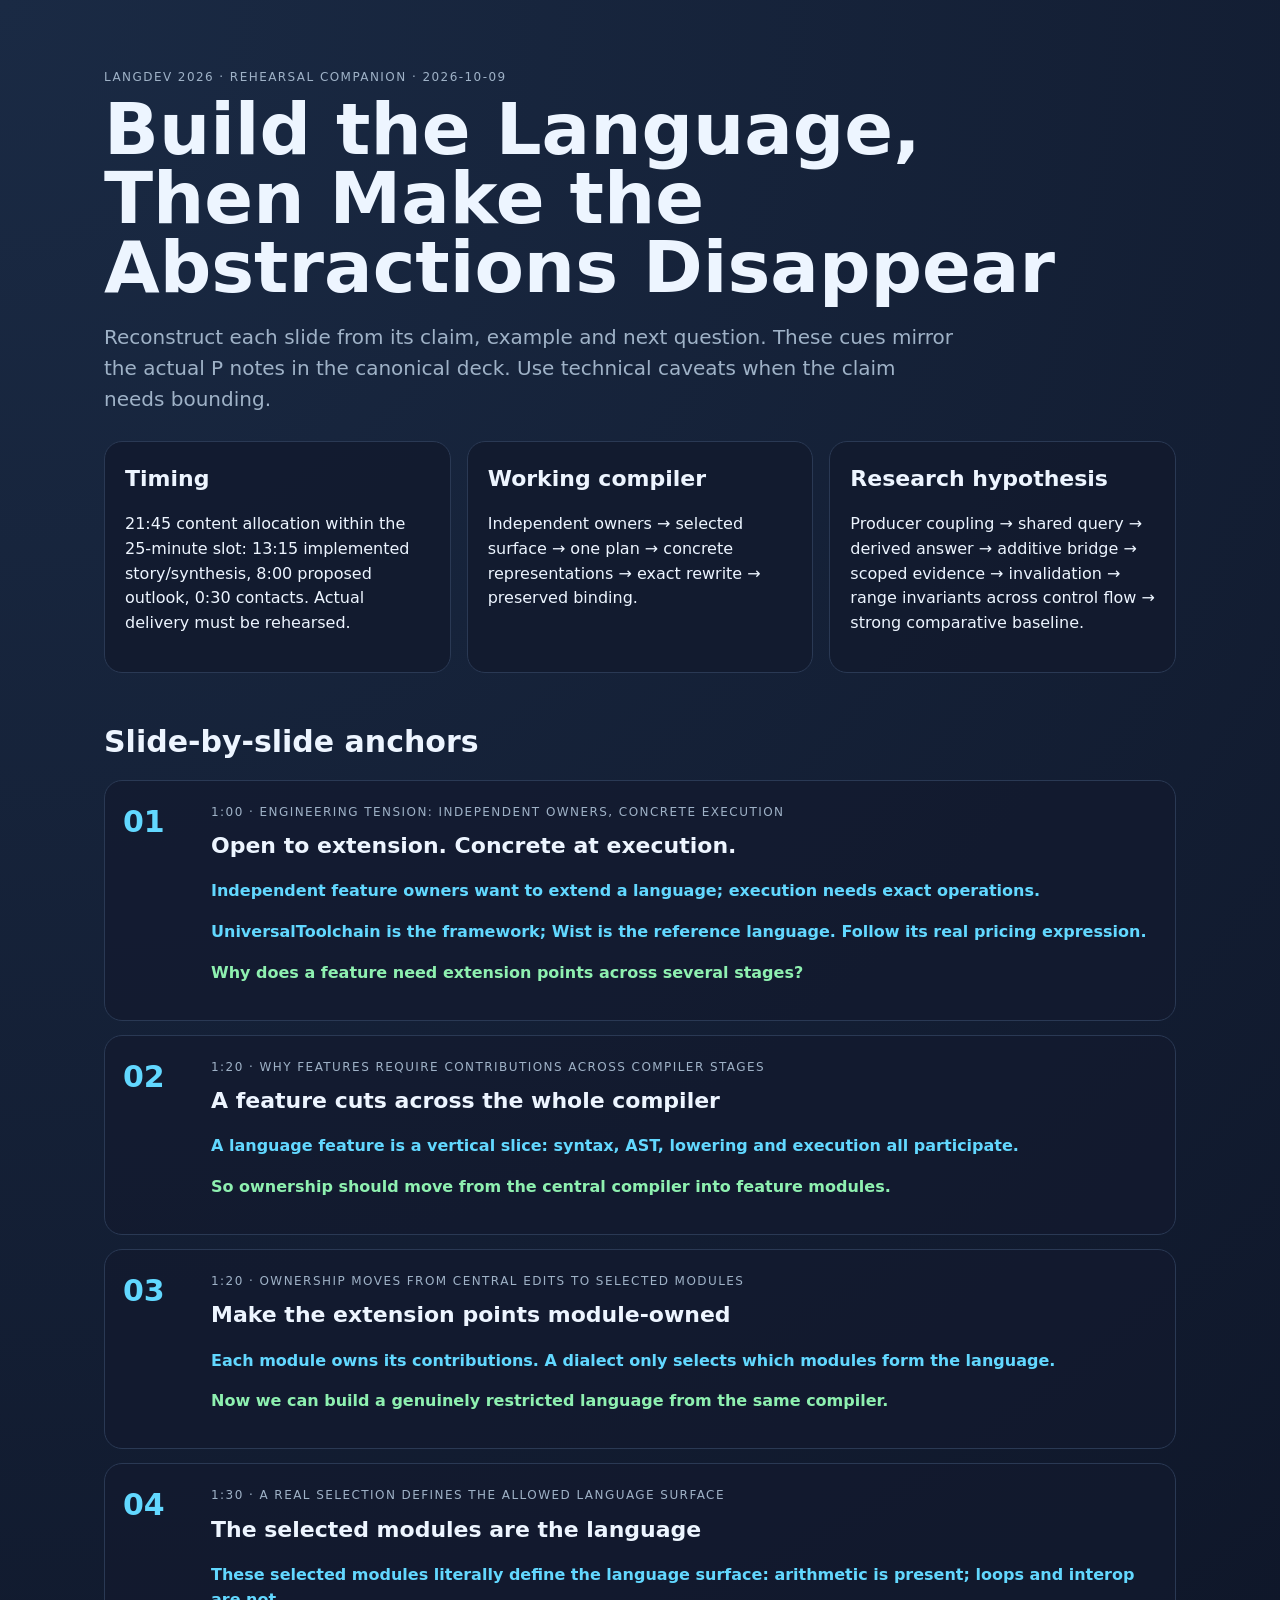
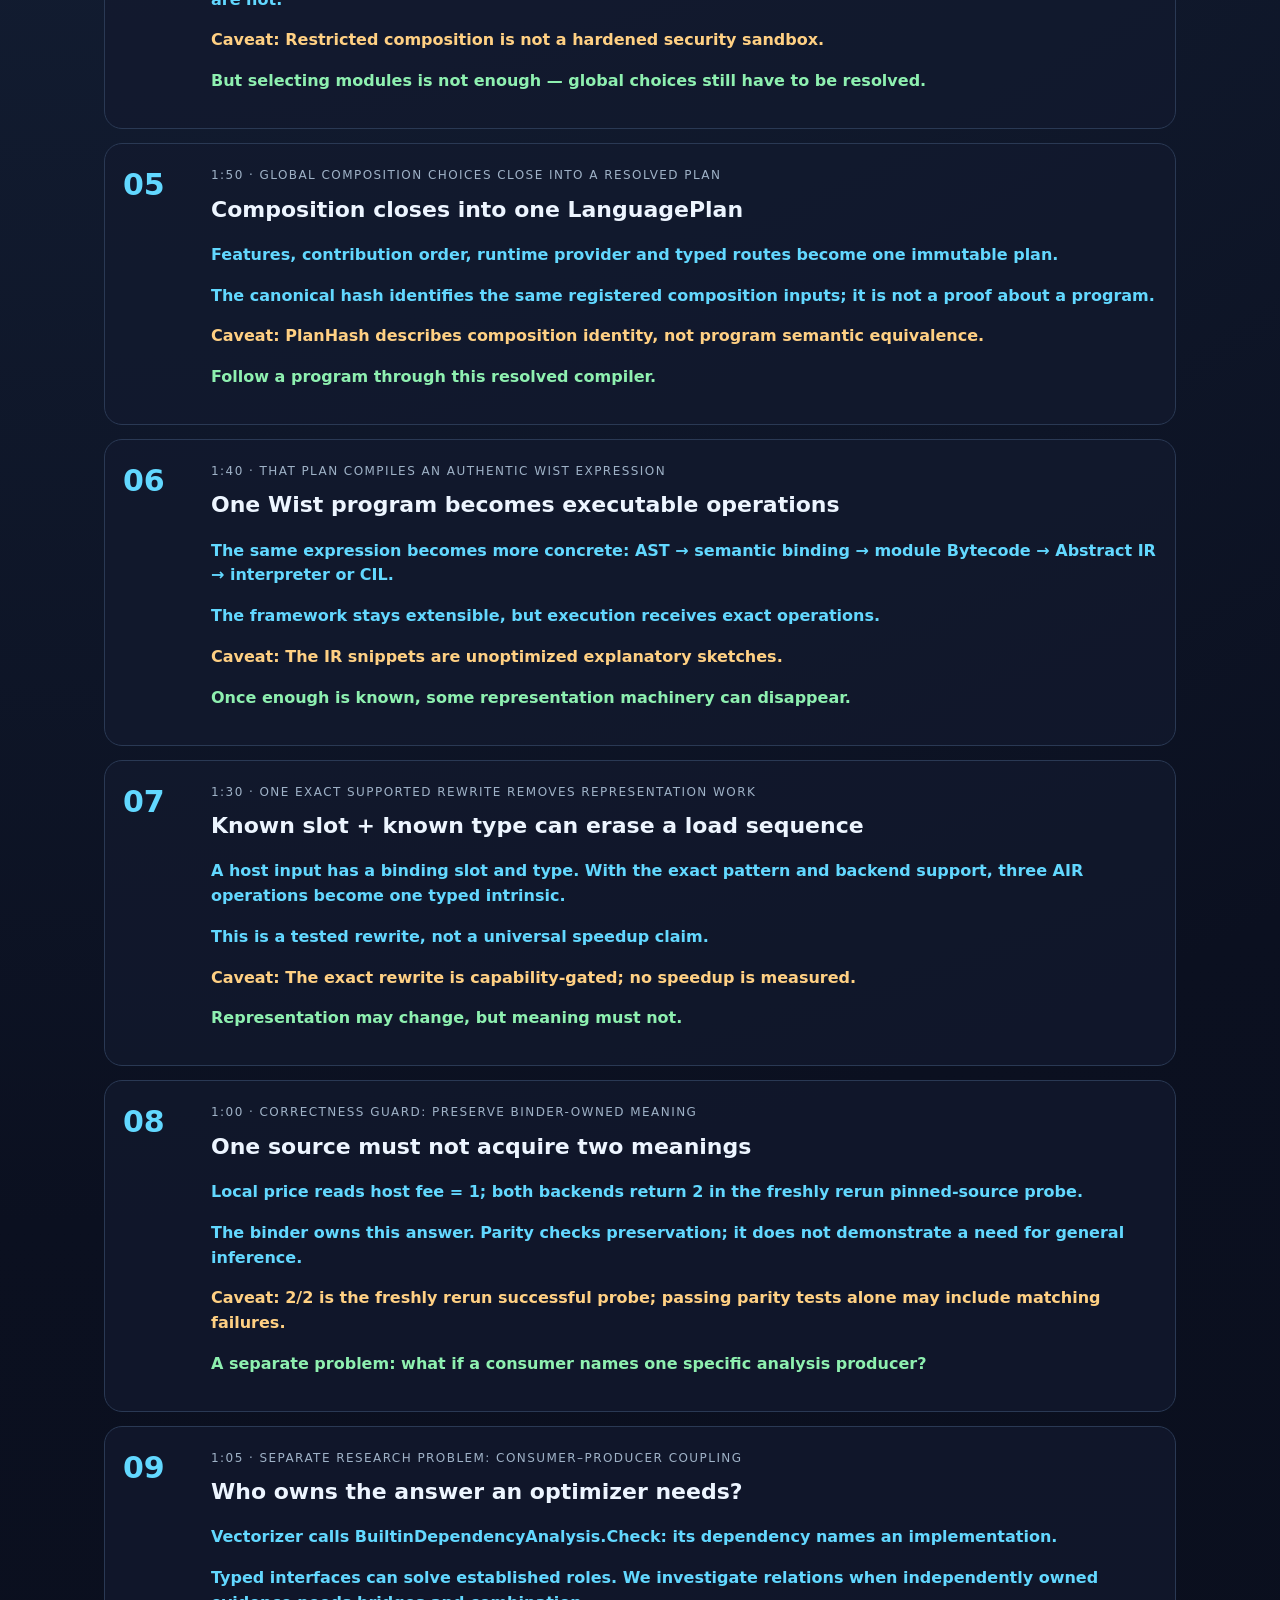
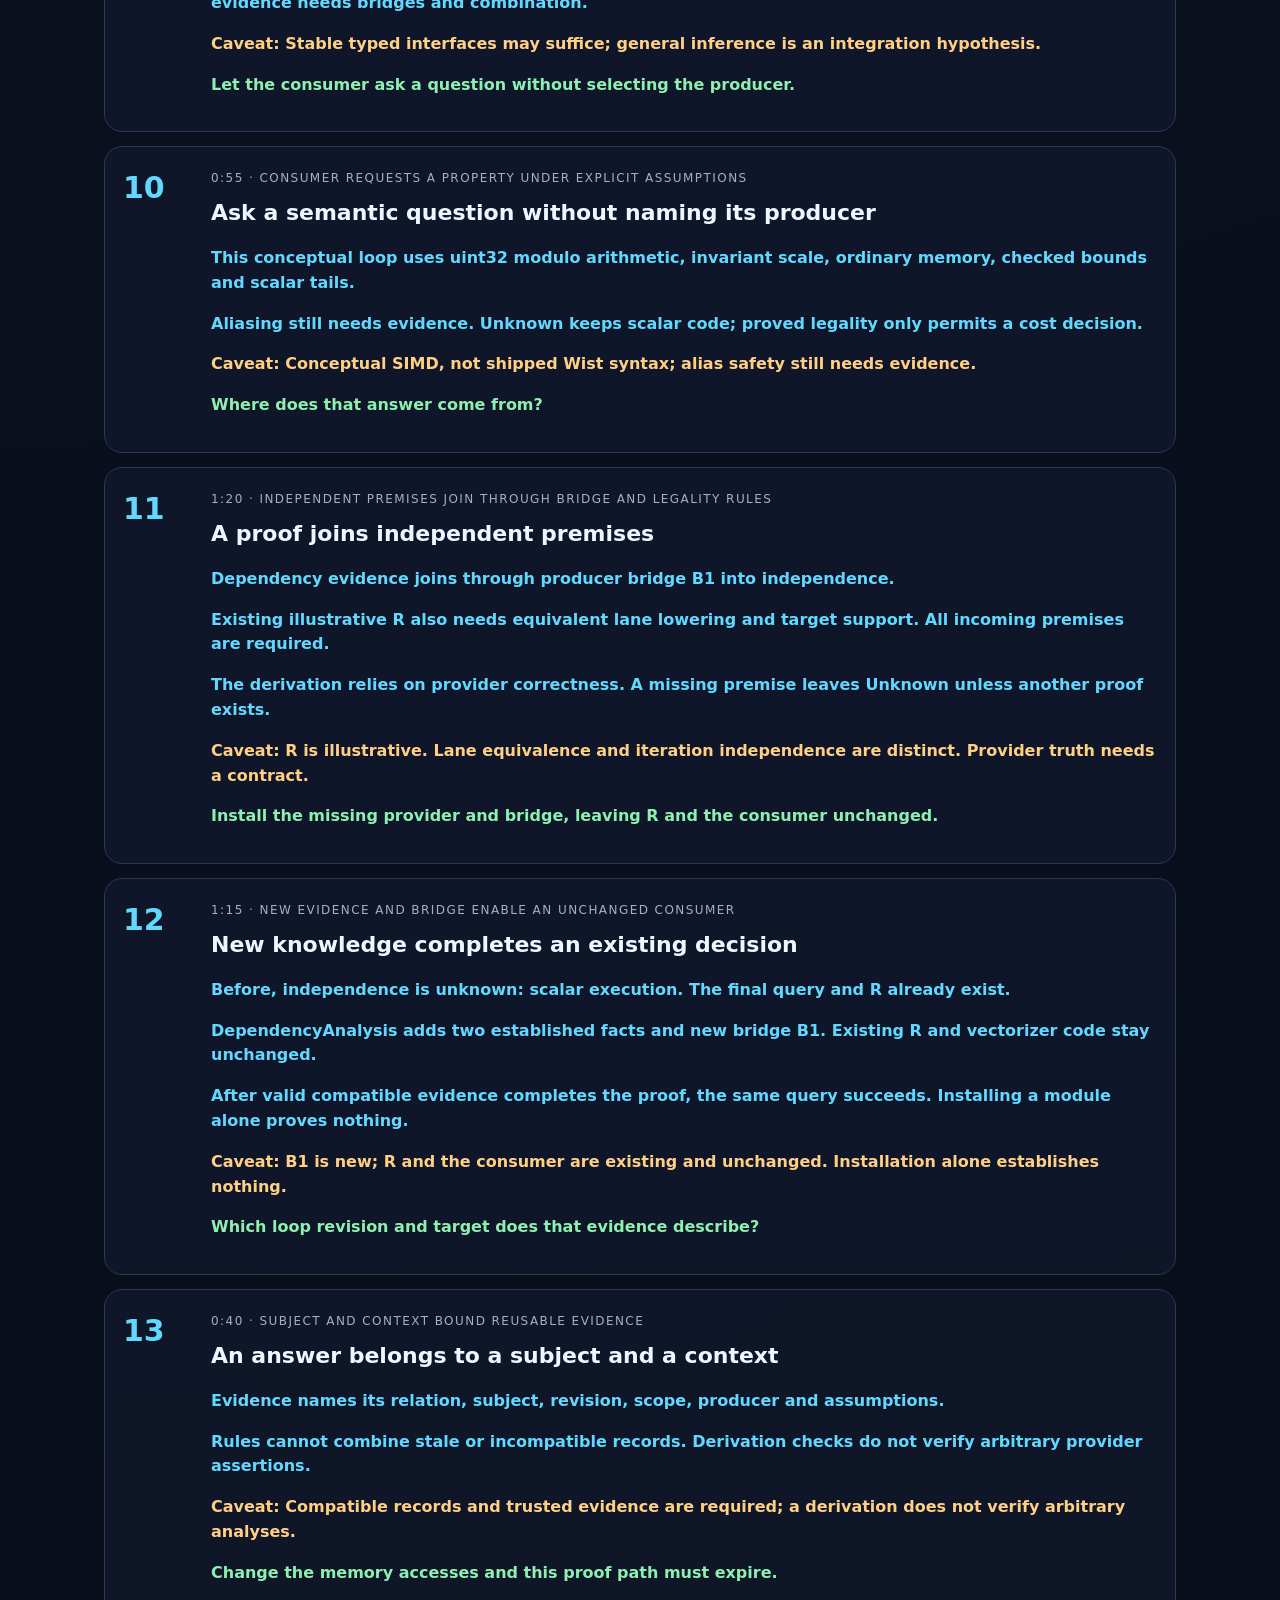
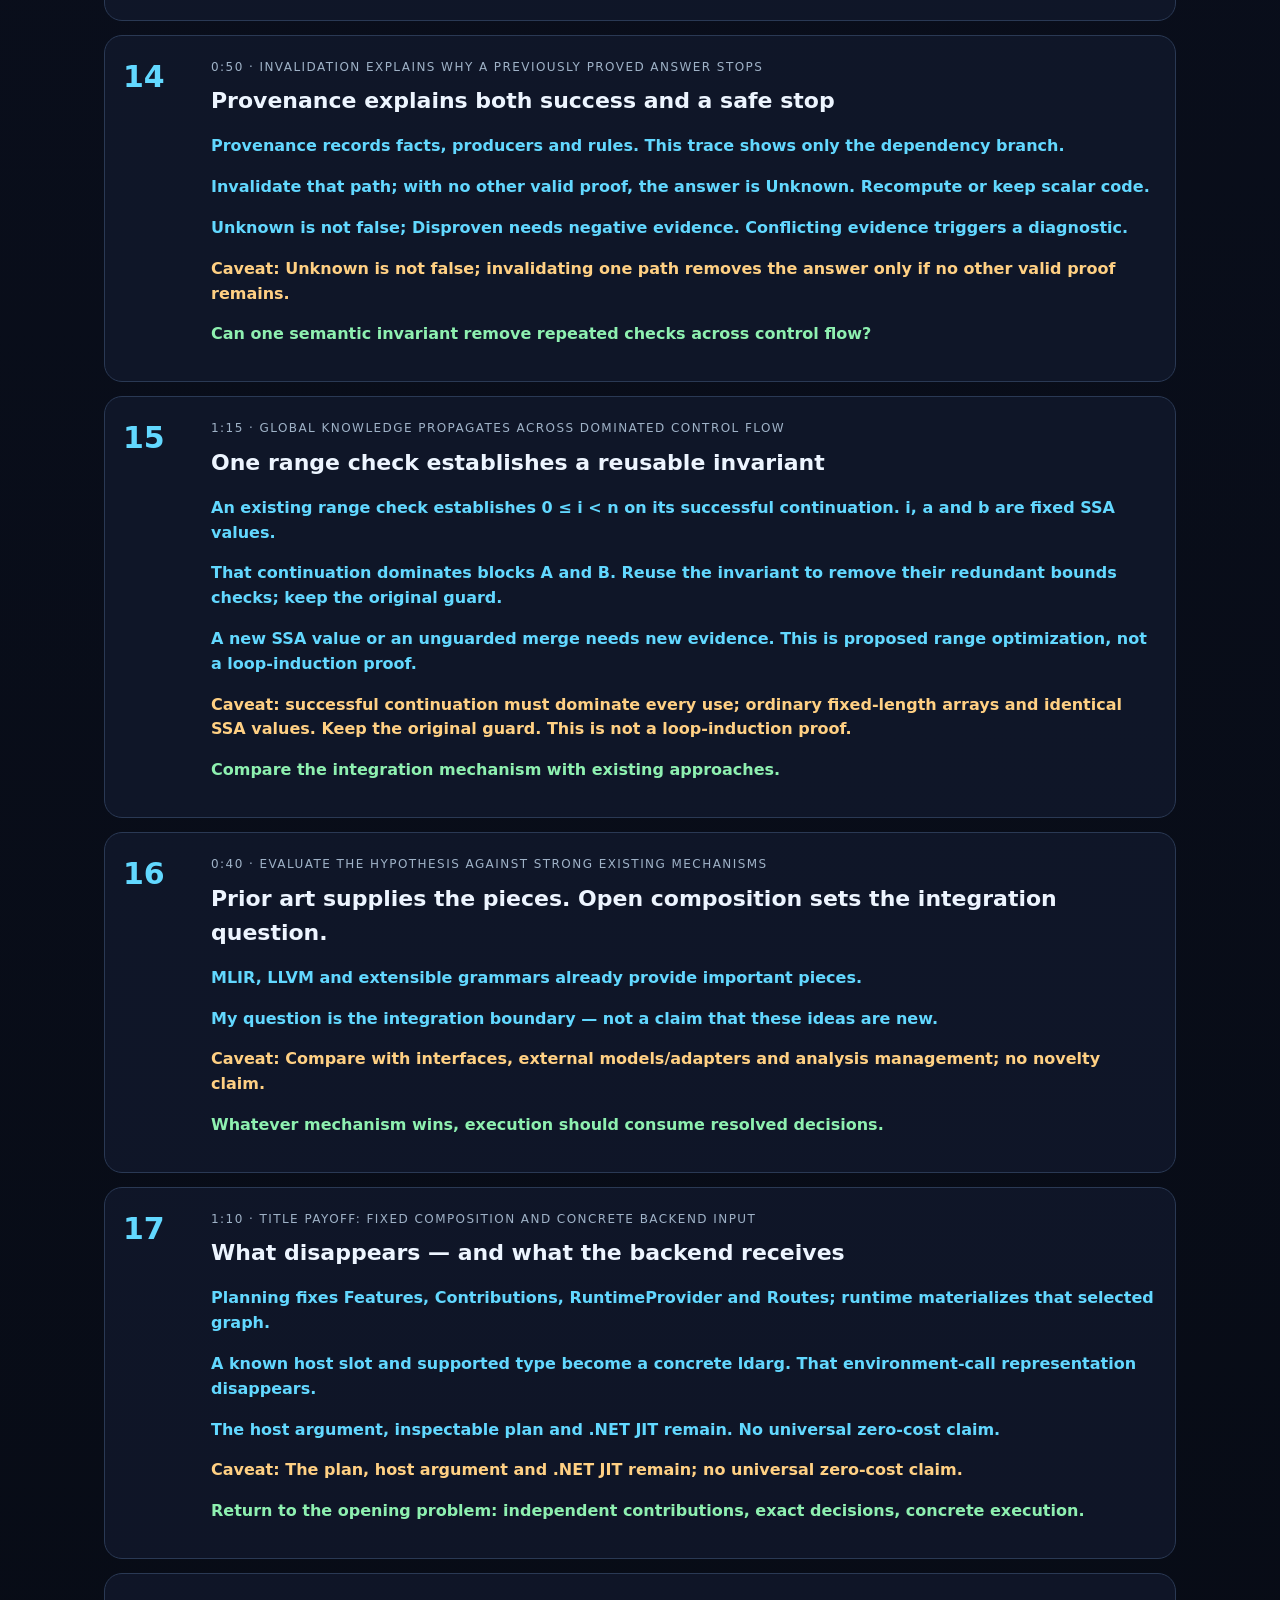
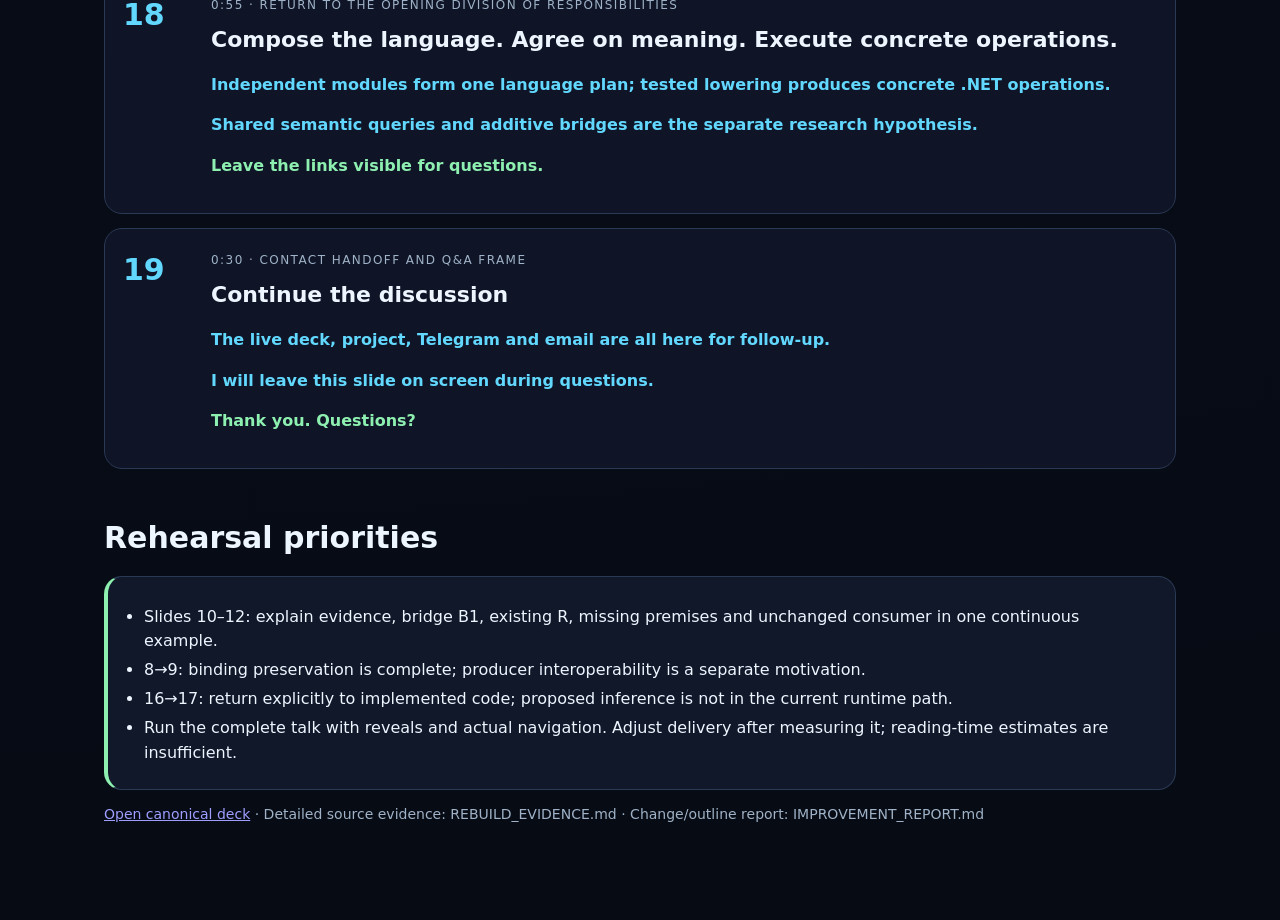
<file: speaker-runbook.html>
<!doctype html>
<html lang="en">
<head>
<meta charset="utf-8">
<meta name="viewport" content="width=device-width, initial-scale=1">
<title>LangDev 2026 Speaker Runbook</title>
<style>
:root{color-scheme:dark;--bg:#0b1020;--fg:#edf5ff;--muted:#9fb2c7;--card:#121a2e;--line:#2a3954;--cyan:#62d8ff;--green:#8ef0b0;--violet:#c4a2ff;--amber:#ffd083}*{box-sizing:border-box}body{margin:0;background:radial-gradient(circle at top left,#1a2a44,#0b1020 38%,#070b14);color:var(--fg);font-family:Inter,system-ui,-apple-system,Segoe UI,sans-serif;line-height:1.55}main{max-width:1120px;margin:0 auto;padding:56px 24px 80px}h1{font-size:clamp(36px,6vw,72px);line-height:.96;margin:0 0 16px}h2{font-size:30px;margin:46px 0 14px}h3{font-size:22px;margin:0 0 10px}.sub{font-size:20px;color:var(--muted);max-width:850px}.grid{display:grid;grid-template-columns:repeat(auto-fit,minmax(280px,1fr));gap:16px;margin-top:26px}.card{background:rgba(18,26,46,.86);border:1px solid var(--line);border-radius:18px;padding:20px}.slide{display:grid;grid-template-columns:70px 1fr;gap:18px;margin:14px 0;padding:18px;border:1px solid var(--line);border-radius:18px;background:rgba(18,26,46,.72)}.n{font-size:30px;font-weight:800;color:var(--cyan)}.tag{display:inline-block;font-size:12px;text-transform:uppercase;letter-spacing:.12em;color:var(--muted);margin-bottom:8px}.anchor{color:var(--cyan);font-weight:700}.transition{color:var(--green);font-weight:700}.warn{color:var(--amber);font-weight:700}code{font-family:ui-monospace,SFMono-Regular,Menlo,Consolas,monospace;color:var(--violet)}ul{margin:8px 0 0 20px;padding:0}li{margin:4px 0}.plan{border-left:4px solid var(--green);padding-left:16px}.small{color:var(--muted);font-size:14px}@media print{body{background:#fff;color:#111}.card,.slide{break-inside:avoid;background:#fff;border-color:#aaa}.anchor{color:#005b8f}.transition{color:#087233}.n{color:#005b8f}.sub,.small,.tag{color:#555}}
</style>
</head>
<body>
<main><p class="tag">LangDev 2026 · rehearsal companion · 2026-10-09</p><h1>Build the Language,<br>Then Make the Abstractions Disappear</h1><p class="sub">Reconstruct each slide from its claim, example and next question. These cues mirror the actual P notes in the canonical deck. Use technical caveats when the claim needs bounding.</p><section class="grid"><div class="card"><h3>Timing</h3><p>21:45 content allocation within the 25-minute slot: 13:15 implemented story/synthesis, 8:00 proposed outlook, 0:30 contacts. Actual delivery must be rehearsed.</p></div><div class="card"><h3>Working compiler</h3><p>Independent owners → selected surface → one plan → concrete representations → exact rewrite → preserved binding.</p></div><div class="card"><h3>Research hypothesis</h3><p>Producer coupling → shared query → derived answer → additive bridge → scoped evidence → invalidation → range invariants across control flow → strong comparative baseline.</p></div></section><h2>Slide-by-slide anchors</h2><div class="slide"><div class="n">01</div><div><span class="tag">1:00 · Engineering tension: independent owners, concrete execution</span><h3>Open to extension. Concrete at execution.</h3><p class="anchor">Independent feature owners want to extend a language; execution needs exact operations.</p><p class="anchor">UniversalToolchain is the framework; Wist is the reference language. Follow its real pricing expression.</p><p class="transition">Why does a feature need extension points across several stages?</p></div></div>
<div class="slide"><div class="n">02</div><div><span class="tag">1:20 · Why features require contributions across compiler stages</span><h3>A feature cuts across the whole compiler</h3><p class="anchor">A language feature is a vertical slice: syntax, AST, lowering and execution all participate.</p><p class="transition">So ownership should move from the central compiler into feature modules.</p></div></div>
<div class="slide"><div class="n">03</div><div><span class="tag">1:20 · Ownership moves from central edits to selected modules</span><h3>Make the extension points module-owned</h3><p class="anchor">Each module owns its contributions. A dialect only selects which modules form the language.</p><p class="transition">Now we can build a genuinely restricted language from the same compiler.</p></div></div>
<div class="slide"><div class="n">04</div><div><span class="tag">1:30 · A real selection defines the allowed language surface</span><h3>The selected modules are the language</h3><p class="anchor">These selected modules literally define the language surface: arithmetic is present; loops and interop are not.</p><p class="warn">Caveat: Restricted composition is not a hardened security sandbox.</p><p class="transition">But selecting modules is not enough — global choices still have to be resolved.</p></div></div>
<div class="slide"><div class="n">05</div><div><span class="tag">1:50 · Global composition choices close into a resolved plan</span><h3>Composition closes into one LanguagePlan</h3><p class="anchor">Features, contribution order, runtime provider and typed routes become one immutable plan.</p><p class="anchor">The canonical hash identifies the same registered composition inputs; it is not a proof about a program.</p><p class="warn">Caveat: PlanHash describes composition identity, not program semantic equivalence.</p><p class="transition">Follow a program through this resolved compiler.</p></div></div>
<div class="slide"><div class="n">06</div><div><span class="tag">1:40 · That plan compiles an authentic Wist expression</span><h3>One Wist program becomes executable operations</h3><p class="anchor">The same expression becomes more concrete: AST → semantic binding → module Bytecode → Abstract IR → interpreter or CIL.</p><p class="anchor">The framework stays extensible, but execution receives exact operations.</p><p class="warn">Caveat: The IR snippets are unoptimized explanatory sketches.</p><p class="transition">Once enough is known, some representation machinery can disappear.</p></div></div>
<div class="slide"><div class="n">07</div><div><span class="tag">1:30 · One exact supported rewrite removes representation work</span><h3>Known slot + known type can erase a load sequence</h3><p class="anchor">A host input has a binding slot and type. With the exact pattern and backend support, three AIR operations become one typed intrinsic.</p><p class="anchor">This is a tested rewrite, not a universal speedup claim.</p><p class="warn">Caveat: The exact rewrite is capability-gated; no speedup is measured.</p><p class="transition">Representation may change, but meaning must not.</p></div></div>
<div class="slide"><div class="n">08</div><div><span class="tag">1:00 · Correctness guard: preserve binder-owned meaning</span><h3>One source must not acquire two meanings</h3><p class="anchor">Local price reads host fee = 1; both backends return 2 in the freshly rerun pinned-source probe.</p><p class="anchor">The binder owns this answer. Parity checks preservation; it does not demonstrate a need for general inference.</p><p class="warn">Caveat: 2/2 is the freshly rerun successful probe; passing parity tests alone may include matching failures.</p><p class="transition">A separate problem: what if a consumer names one specific analysis producer?</p></div></div>
<div class="slide"><div class="n">09</div><div><span class="tag">1:05 · Separate research problem: consumer–producer coupling</span><h3>Who owns the answer an optimizer needs?</h3><p class="anchor">Vectorizer calls BuiltinDependencyAnalysis.Check: its dependency names an implementation.</p><p class="anchor">Typed interfaces can solve established roles. We investigate relations when independently owned evidence needs bridges and combination.</p><p class="warn">Caveat: Stable typed interfaces may suffice; general inference is an integration hypothesis.</p><p class="transition">Let the consumer ask a question without selecting the producer.</p></div></div>
<div class="slide"><div class="n">10</div><div><span class="tag">0:55 · Consumer requests a property under explicit assumptions</span><h3>Ask a semantic question without naming its producer</h3><p class="anchor">This conceptual loop uses uint32 modulo arithmetic, invariant scale, ordinary memory, checked bounds and scalar tails.</p><p class="anchor">Aliasing still needs evidence. Unknown keeps scalar code; proved legality only permits a cost decision.</p><p class="warn">Caveat: Conceptual SIMD, not shipped Wist syntax; alias safety still needs evidence.</p><p class="transition">Where does that answer come from?</p></div></div>
<div class="slide"><div class="n">11</div><div><span class="tag">1:20 · Independent premises join through bridge and legality rules</span><h3>A proof joins independent premises</h3><p class="anchor">Dependency evidence joins through producer bridge B1 into independence.</p><p class="anchor">Existing illustrative R also needs equivalent lane lowering and target support. All incoming premises are required.</p><p class="anchor">The derivation relies on provider correctness. A missing premise leaves Unknown unless another proof exists.</p><p class="warn">Caveat: R is illustrative. Lane equivalence and iteration independence are distinct. Provider truth needs a contract.</p><p class="transition">Install the missing provider and bridge, leaving R and the consumer unchanged.</p></div></div>
<div class="slide"><div class="n">12</div><div><span class="tag">1:15 · New evidence and bridge enable an unchanged consumer</span><h3>New knowledge completes an existing decision</h3><p class="anchor">Before, independence is unknown: scalar execution. The final query and R already exist.</p><p class="anchor">DependencyAnalysis adds two established facts and new bridge B1. Existing R and vectorizer code stay unchanged.</p><p class="anchor">After valid compatible evidence completes the proof, the same query succeeds. Installing a module alone proves nothing.</p><p class="warn">Caveat: B1 is new; R and the consumer are existing and unchanged. Installation alone establishes nothing.</p><p class="transition">Which loop revision and target does that evidence describe?</p></div></div>
<div class="slide"><div class="n">13</div><div><span class="tag">0:40 · Subject and context bound reusable evidence</span><h3>An answer belongs to a subject and a context</h3><p class="anchor">Evidence names its relation, subject, revision, scope, producer and assumptions.</p><p class="anchor">Rules cannot combine stale or incompatible records. Derivation checks do not verify arbitrary provider assertions.</p><p class="warn">Caveat: Compatible records and trusted evidence are required; a derivation does not verify arbitrary analyses.</p><p class="transition">Change the memory accesses and this proof path must expire.</p></div></div>
<div class="slide"><div class="n">14</div><div><span class="tag">0:50 · Invalidation explains why a previously proved answer stops</span><h3>Provenance explains both success and a safe stop</h3><p class="anchor">Provenance records facts, producers and rules. This trace shows only the dependency branch.</p><p class="anchor">Invalidate that path; with no other valid proof, the answer is Unknown. Recompute or keep scalar code.</p><p class="anchor">Unknown is not false; Disproven needs negative evidence. Conflicting evidence triggers a diagnostic.</p><p class="warn">Caveat: Unknown is not false; invalidating one path removes the answer only if no other valid proof remains.</p><p class="transition">Can one semantic invariant remove repeated checks across control flow?</p></div></div>
<div class="slide"><div class="n">15</div><div><span class="tag">1:15 · Global knowledge propagates across dominated control flow</span><h3>One range check establishes a reusable invariant</h3><p class="anchor">An existing range check establishes 0 ≤ i &lt; n on its successful continuation. i, a and b are fixed SSA values.</p><p class="anchor">That continuation dominates blocks A and B. Reuse the invariant to remove their redundant bounds checks; keep the original guard.</p><p class="anchor">A new SSA value or an unguarded merge needs new evidence. This is proposed range optimization, not a loop-induction proof.</p><p class="warn">Caveat: successful continuation must dominate every use; ordinary fixed-length arrays and identical SSA values. Keep the original guard. This is not a loop-induction proof.</p><p class="transition">Compare the integration mechanism with existing approaches.</p></div></div>
<div class="slide"><div class="n">16</div><div><span class="tag">0:40 · Evaluate the hypothesis against strong existing mechanisms</span><h3>Prior art supplies the pieces. Open composition sets the integration question.</h3><p class="anchor">MLIR, LLVM and extensible grammars already provide important pieces.</p><p class="anchor">My question is the integration boundary — not a claim that these ideas are new.</p><p class="warn">Caveat: Compare with interfaces, external models/adapters and analysis management; no novelty claim.</p><p class="transition">Whatever mechanism wins, execution should consume resolved decisions.</p></div></div>
<div class="slide"><div class="n">17</div><div><span class="tag">1:10 · Title payoff: fixed composition and concrete backend input</span><h3>What disappears — and what the backend receives</h3><p class="anchor">Planning fixes Features, Contributions, RuntimeProvider and Routes; runtime materializes that selected graph.</p><p class="anchor">A known host slot and supported type become a concrete ldarg. That environment-call representation disappears.</p><p class="anchor">The host argument, inspectable plan and .NET JIT remain. No universal zero-cost claim.</p><p class="warn">Caveat: The plan, host argument and .NET JIT remain; no universal zero-cost claim.</p><p class="transition">Return to the opening problem: independent contributions, exact decisions, concrete execution.</p></div></div>
<div class="slide"><div class="n">18</div><div><span class="tag">0:55 · Return to the opening division of responsibilities</span><h3>Compose the language. Agree on meaning. Execute concrete operations.</h3><p class="anchor">Independent modules form one language plan; tested lowering produces concrete .NET operations.</p><p class="anchor">Shared semantic queries and additive bridges are the separate research hypothesis.</p><p class="transition">Leave the links visible for questions.</p></div></div>
<div class="slide"><div class="n">19</div><div><span class="tag">0:30 · Contact handoff and Q&amp;A frame</span><h3>Continue the discussion</h3><p class="anchor">The live deck, project, Telegram and email are all here for follow-up.</p><p class="anchor">I will leave this slide on screen during questions.</p><p class="transition">Thank you. Questions?</p></div></div>
<h2>Rehearsal priorities</h2><div class="card plan"><ul><li>Slides 10–12: explain evidence, bridge B1, existing R, missing premises and unchanged consumer in one continuous example.</li><li>8→9: binding preservation is complete; producer interoperability is a separate motivation.</li><li>16→17: return explicitly to implemented code; proposed inference is not in the current runtime path.</li><li>Run the complete talk with reveals and actual navigation. Adjust delivery after measuring it; reading-time estimates are insufficient.</li></ul></div><p class="small"><a href="index.html">Open canonical deck</a> · Detailed source evidence: REBUILD_EVIDENCE.md · Change/outline report: IMPROVEMENT_REPORT.md</p></main>
</body>
</html>
</file>
